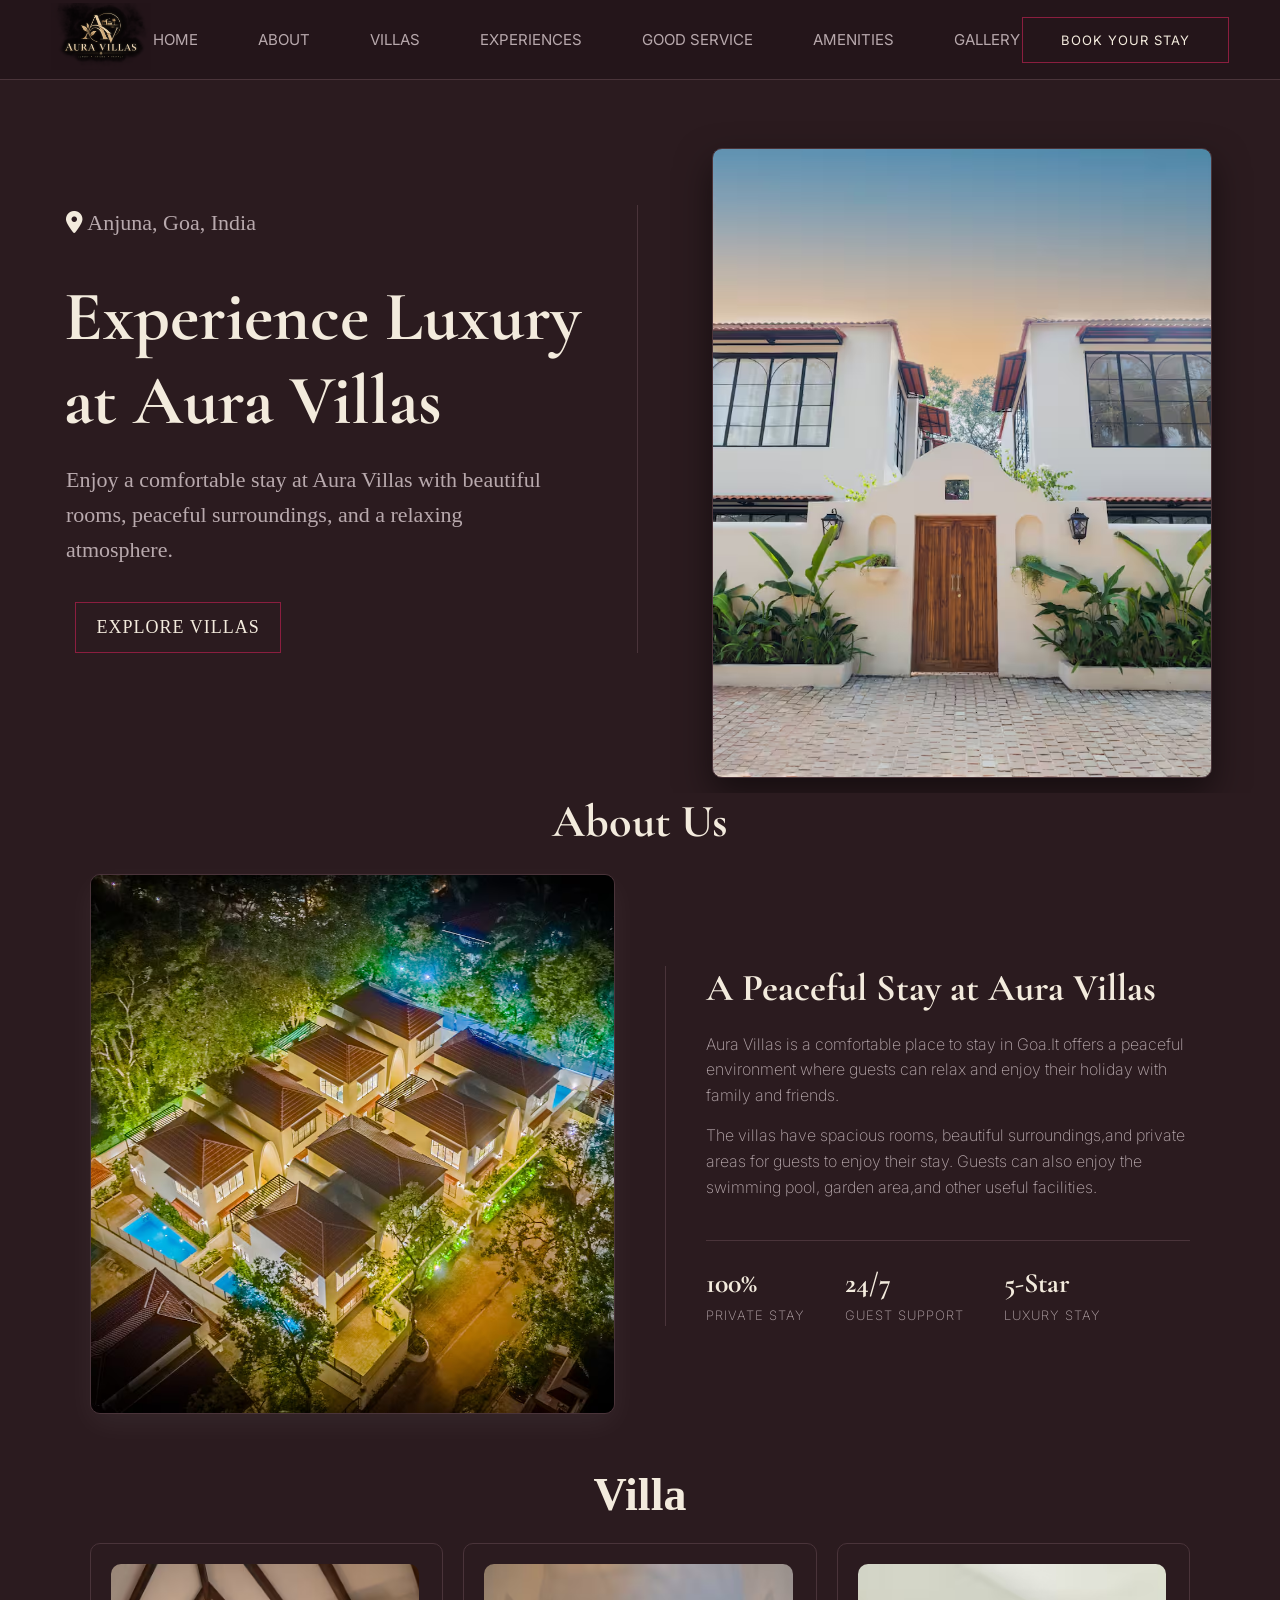
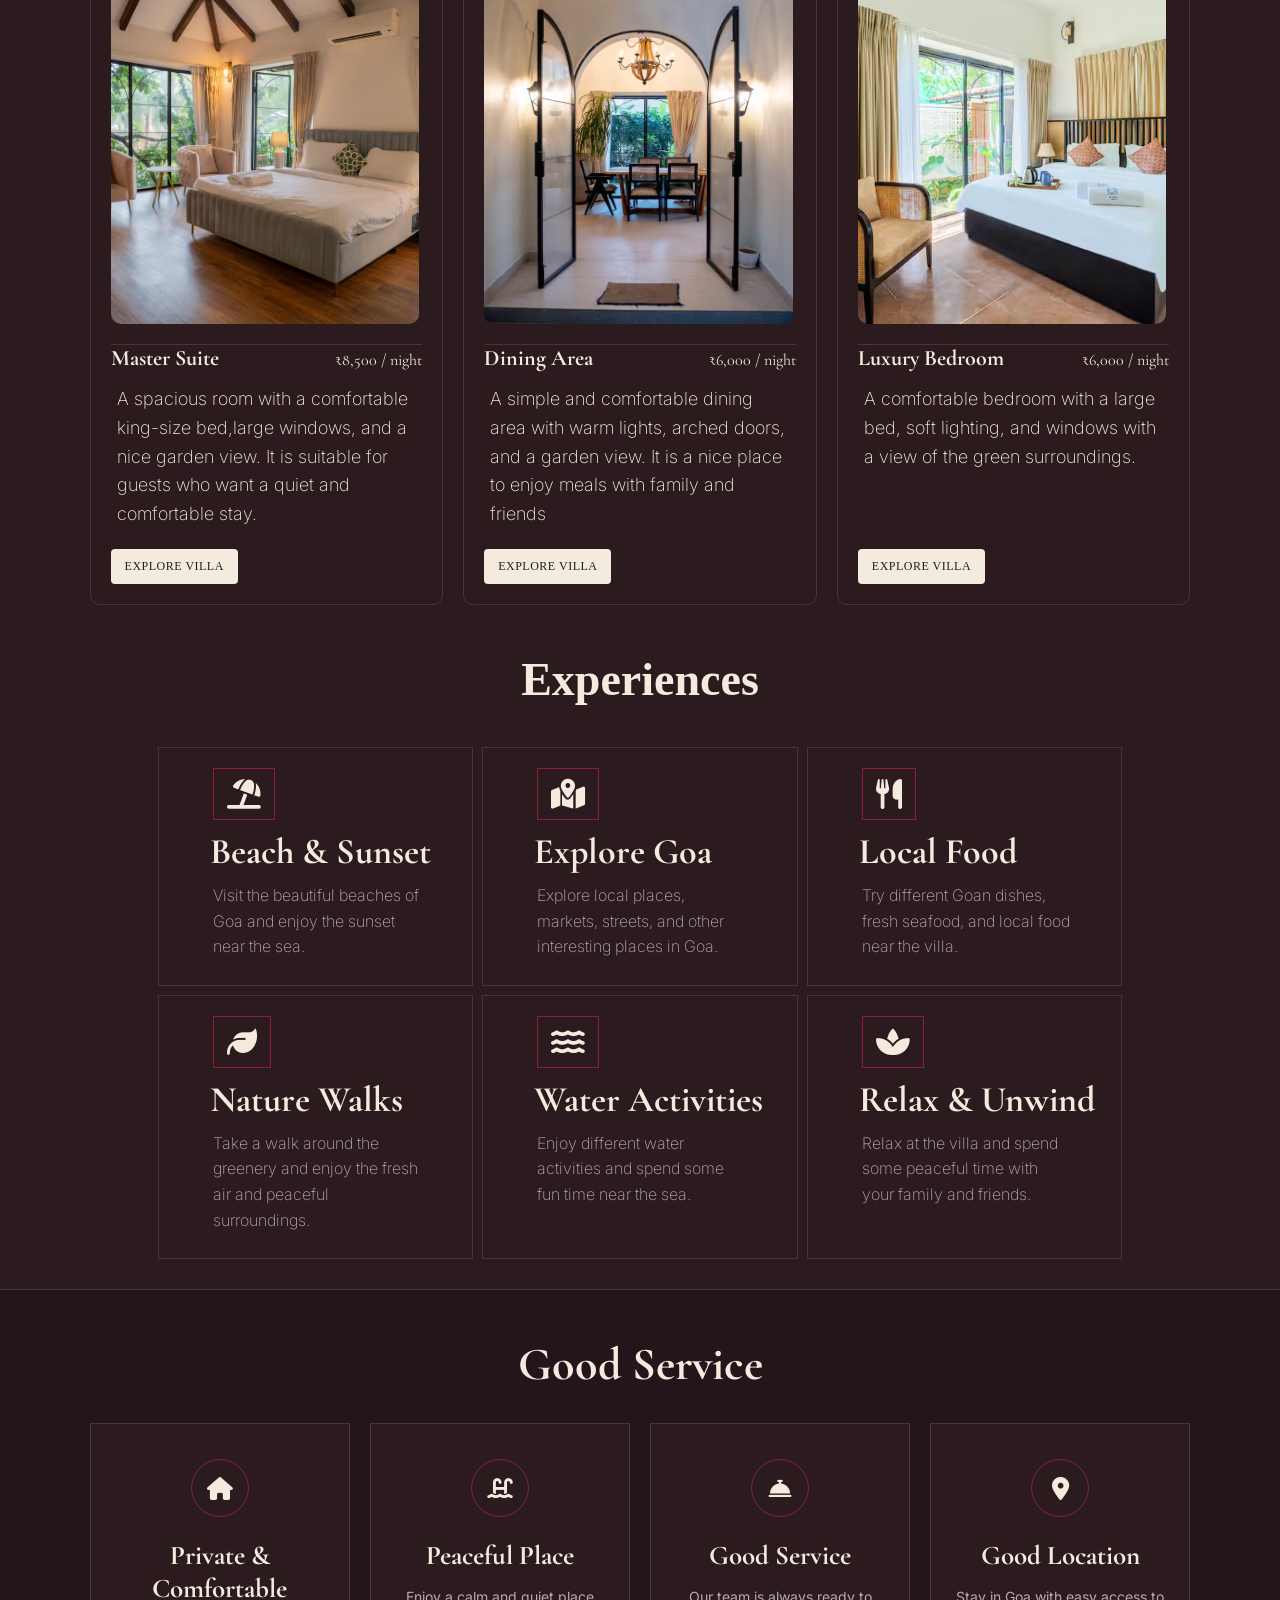
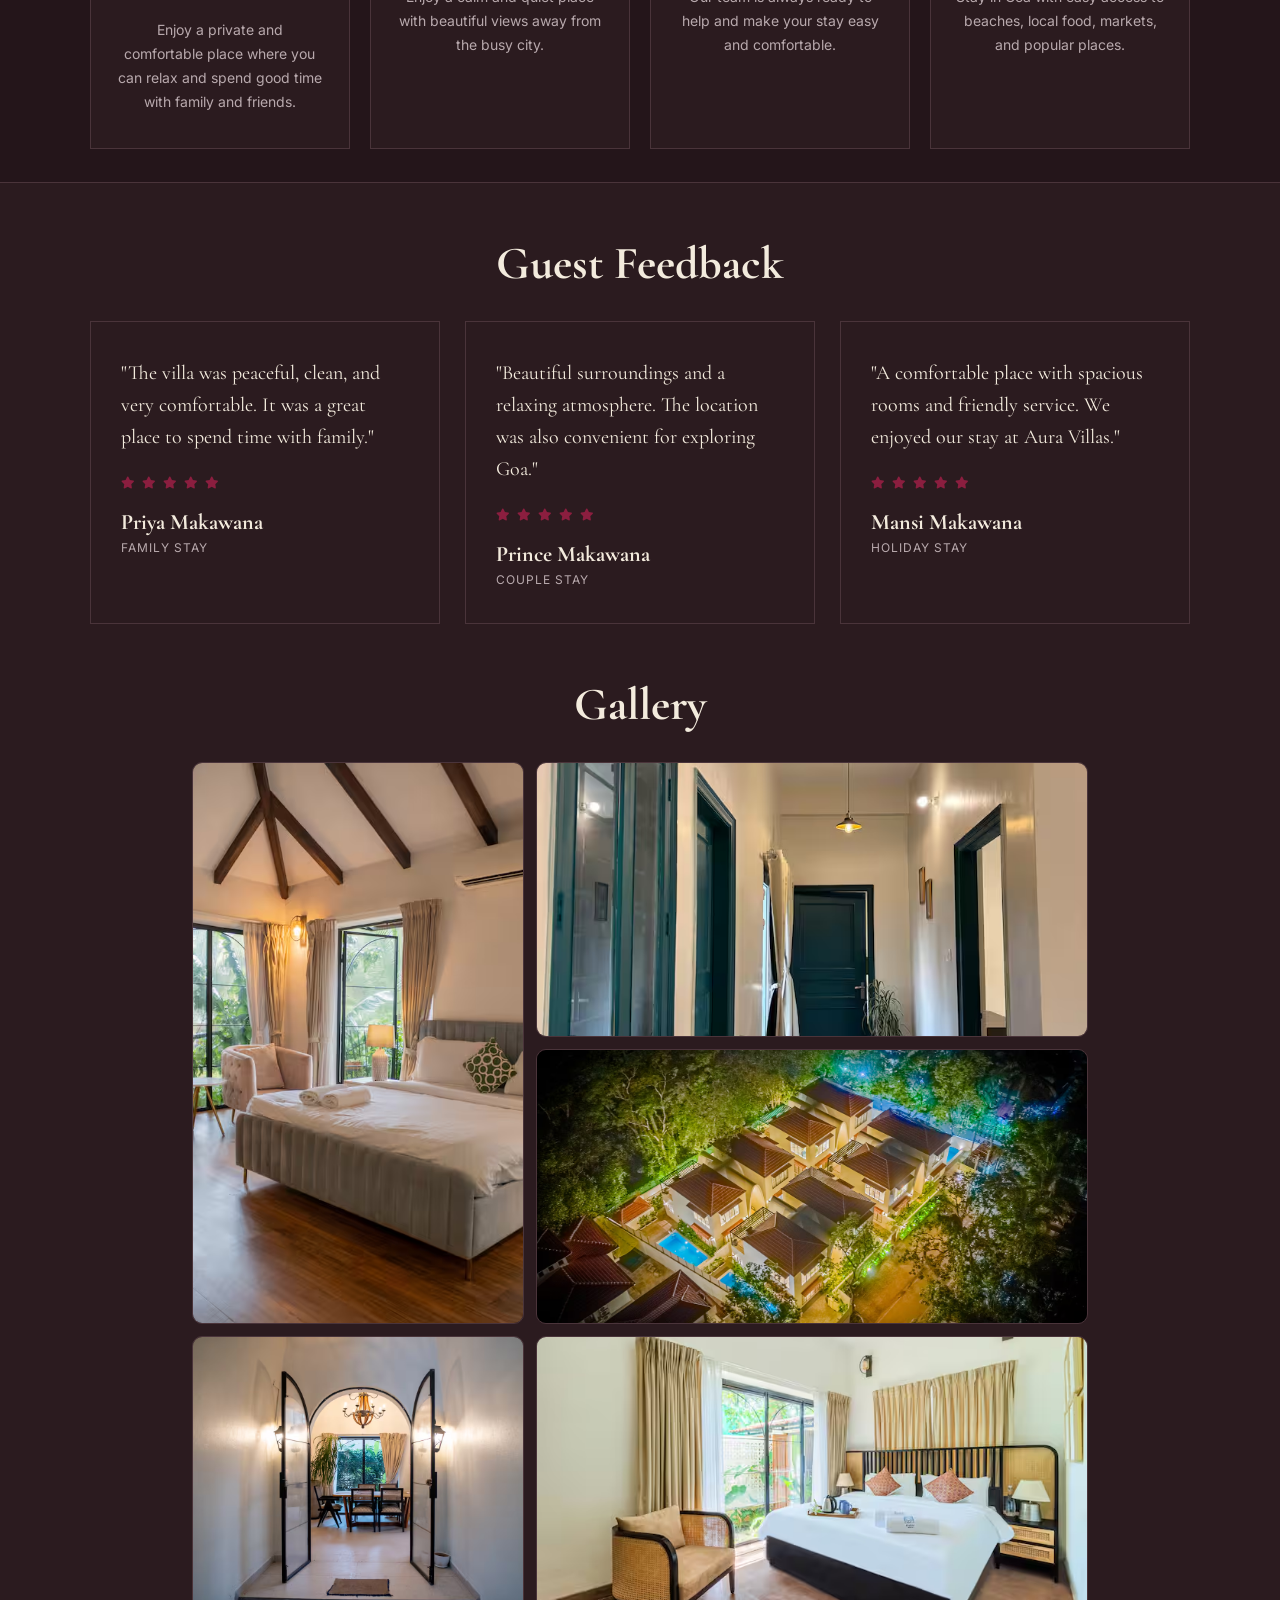
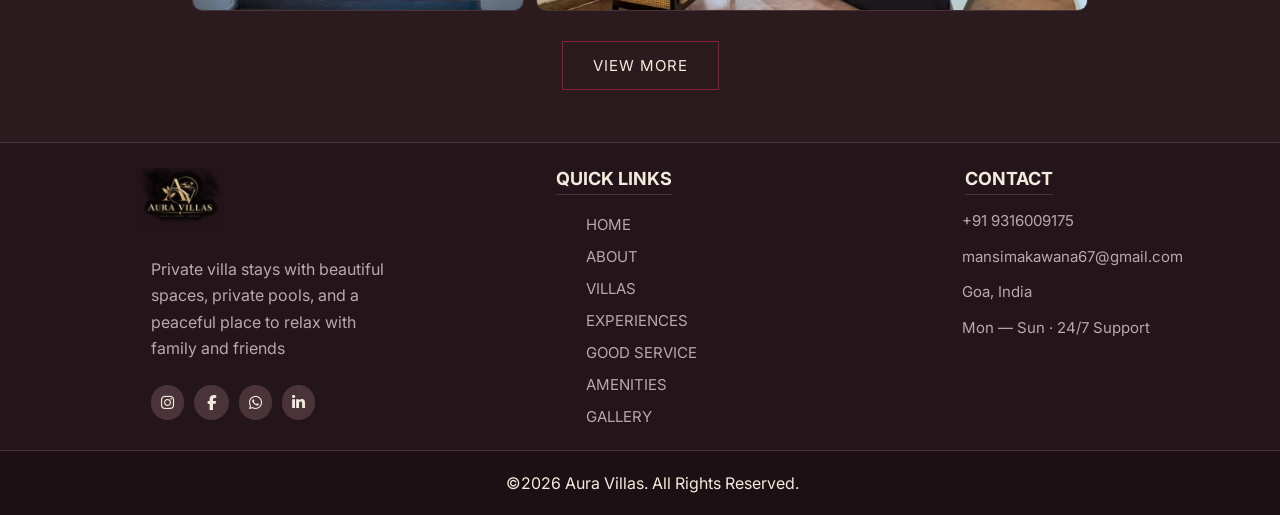
<file: index.html>
<!DOCTYPE html>
<html lang="en">

<head>
    <meta charset="UTF-8">
    <meta name="viewport" content="width=device-width, initial-scale=1.0">
    <link
        href="https://fonts.googleapis.com/css2?family=Cormorant+Garamond:wght@400;500;600;700&family=Inter:wght@400;500;600;700&family=JetBrains+Mono:wght@400;500;600;700&display=swap"
        rel="stylesheet">
    <link rel="stylesheet" href="https://cdnjs.cloudflare.com/ajax/libs/font-awesome/6.7.2/css/all.min.css">
    <link rel="stylesheet" href="css/style.css">
    <title>Aura Villas | Luxury Private Villas & Stays in Goa</title>
</head>

<body>

    <header>
        <div><img src="image/logo.png" alt="vliias" class="logo"></div>
        <nav>
            <a href="#home">Home</a>
            <a href="#about">About</a>
            <a href="#villa">Villas</a>
            <a href="#experiences">Experiences</a>
            <a href="#used1">Good Service</a>
            <a href="#amenities">Amenities</a>
            <a href="#gallery">Gallery</a>

        </nav>
        <a href="booking.html" class="btn">Book your stay</a>
    </header>
    <!-- ======================home=========================== -->

    <section class="home" id="home">
        <div class="con1">
            <div class="left">
                <div class="loca">
                    <p><i class="fa-solid fa-location-dot"></i> Anjuna, Goa, India</p>
                </div>
                <!-- <p>You</p> -->
                <h1>Experience Luxury at Aura Villas</h1>
                <p>Enjoy a comfortable stay at Aura Villas with beautiful rooms, peaceful surroundings, and a relaxing
                    atmosphere.</p>
                <a class="btn-button" href="#villa">Explore villas</a>
            </div>
            <div class="hero-img"></div>
        </div>
    </section>
    <!-- =======================about============= -->
    <section id="about" class="about-section">
        <h2>About Us</h2>
        <div class="about-container">
            <div class="about-img-box">
                <img src="image/img2.avif" alt="About Aura Villas">
            </div>
            <div class="about-text">


                <h3>A Peaceful Stay at Aura Villas</h3>

                <p>Aura Villas is a comfortable place to stay in Goa.It offers a peaceful environment where guests can
                    relax and enjoy their holiday with family and friends.</p>

                <p>The villas have spacious rooms, beautiful surroundings,and private areas for guests to enjoy their
                    stay.
                    Guests can also enjoy the swimming pool, garden area,and other useful facilities.</p>

                <div class="about-stats">
                    <div class="stat-item">
                        <h4>100%</h4>
                        <p>Private Stay</p>
                    </div>
                    <div class="stat-item">
                        <h4>24/7</h4>
                        <p>Guest Support</p>
                    </div>
                    <div class="stat-item">
                        <h4>5-Star</h4>
                        <p>Luxury Stay</p>
                    </div>
                </div>
            </div>

        </div>
    </section>

    <!-- =========== villas========================= -->

    <section id="villa" class="villa">
        <h2>Villa</h2>

        <div class="crad-con">
            <div class="room-card">
                <img src="image/img1.jpg" alt="vliias">
                <div class="room-info">
                    <div class="mer" style="display: flex; gap:60px;">
                        <h3>Master Suite</h3>
                        <span class="price">₹8,500 / night</span>


                    </div>
                    <p>A spacious room with a comfortable king-size bed,large windows, and a nice garden view. It is
                        suitable for guests who want a quiet and comfortable stay.</p>
                    <a class="explore_villas" href="explore_room1.html">Explore villa</a>
                </div>
            </div>


            <div class="room-card">
                <img src="image/img3.avif" alt="vliias">
                <div class="room-info">
                    <div class="mer" style="display: flex; gap:64px;">
                        <h3>Dining Area</h3>
                        <span class="price">₹6,000 / night</span>

                    </div>

                    <p>A simple and comfortable dining area with warm lights,
                        arched doors, and a garden view.
                        It is a nice place to enjoy meals with family and friends</p>
                    <a class="explore_villas" href="explore_room2.html">Explore villa</a>
                </div>
            </div>

            <div class="room-card">
                <img src="image/img4.avif" alt="vliias">
                <div class="room-info">
                    <div class="mer">
                        <h3>Luxury Bedroom</h3>
                        <span class="price">₹6,000 / night</span>

                    </div>

                    <p>A comfortable bedroom with a large bed, soft lighting,
                        and windows with a view of the green surroundings.</p>

                    <a class="explore_villas" href="explore_room3.html">Explore villa</a>
                </div>
            </div>
        </div>
    </section>

    <!-- =========experiences======= -->
    <section id="experiences">
        <h2>Experiences</h2>
        <div class="exper-btn">

            <div class="detail-btn">
                <i class="fa-solid fa-umbrella-beach"></i>
                <h3>Beach & Sunset</h3>
                <p>Visit the beautiful beaches of Goa and enjoy the sunset near the sea.</p>
            </div>

            <div class="detail-btn">


                <i class="fa-solid fa-map-location-dot"></i>
                <h3>Explore Goa</h3>
                <p>Explore local places, markets, streets, and other interesting places in Goa.</p>
            </div>


            <div class="detail-btn">
                <i class="fa-solid fa-utensils"></i>


                <h3>Local Food</h3>
                <p>Try different Goan dishes, fresh seafood, and local food near the villa.</p>
            </div>
            <div class="detail-btn">
                <i class="fa-solid fa-leaf"></i>
                <h3>Nature Walks</h3>

                <p>Take a walk around the greenery and enjoy the fresh air and peaceful surroundings.</p>
            </div>

            <div class="detail-btn">
                <i class="fa-solid fa-water"></i>


                <h3>Water Activities</h3>
                <p>Enjoy different water activities and spend some fun time near the sea.</p>
            </div>

            <div class="detail-btn">
                <i class="fa-solid fa-spa"></i>
                <h3>Relax & Unwind</h3>
                <p>Relax at the villa and spend some peaceful time with your family and friends.</p>
            </div>


        </div>
    </section>
    <!-- ===================== -->

    <section id="used1" class="used1">
        <h2>Good Service</h2>

        <div class="con-way">

            <div class="why-card">
                <i class="fa-solid fa-house"></i>
                <h3>Private & Comfortable</h3>
                <p>
                    Enjoy a private and comfortable place where you can relax
                    and spend good time with family and friends.
                </p>
            </div>

            <div class="why-card">
                <i class="fa-solid fa-water-ladder"></i>
                <h3>Peaceful Place</h3>
                <p>
                    Enjoy a calm and quiet place with beautiful views
                    away from the busy city.
                </p>
            </div>

            <div class="why-card">
                <i class="fa-solid fa-concierge-bell"></i>
                <h3>Good Service</h3>
                <p>
                    Our team is always ready to help and make your stay
                    easy and comfortable.
                </p>
            </div>

            <div class="why-card">
                <i class="fa-solid fa-location-dot"></i>
                <h3>Good Location</h3>
                <p>
                    Stay in Goa with easy access to beaches, local food,
                    markets, and popular places.
                </p>
            </div>

        </div>
    </section>


    <!-- ================== -->

    <section id="amenities" class="reviews">
        <h2>Guest Feedback</h2>

        <div class="review-con">

            <div class="review-card">


                <p>"The villa was peaceful, clean, and very comfortable.
                    It was a great place to spend time with family."</p>
                <div class="stars">
                    <i class="fa-solid fa-star"></i>
                    <i class="fa-solid fa-star"></i>
                    <i class="fa-solid fa-star"></i>
                    <i class="fa-solid fa-star"></i>
                    <i class="fa-solid fa-star"></i>
                </div>

                <h3>Priya Makawana</h3>
                <span>Family Stay</span>
            </div>


            <div class="review-card">


                <p> "Beautiful surroundings and a relaxing atmosphere.
                    The location was also convenient for exploring Goa."</p>

                <div class="stars">
                    <i class="fa-solid fa-star"></i>
                    <i class="fa-solid fa-star"></i>
                    <i class="fa-solid fa-star"></i>
                    <i class="fa-solid fa-star"></i>
                    <i class="fa-solid fa-star"></i>
                </div>

                <h3>Prince Makawana</h3>
                <span>Couple Stay</span>
            </div>


            <div class="review-card">


                <p>"A comfortable place with spacious rooms and friendly
                    service. We enjoyed our stay at Aura Villas."</p>

                <div class="stars">
                    <i class="fa-solid fa-star"></i>
                    <i class="fa-solid fa-star"></i>


                    <i class="fa-solid fa-star"></i>
                    <i class="fa-solid fa-star"></i>
                    <i class="fa-solid fa-star"></i>
                </div>

                <h3>Mansi Makawana</h3>
                <span>Holiday Stay</span>
            </div>

        </div>
    </section>
    <!-- ===========gallery============ -->
    <section id="gallery">
        <h2>Gallery</h2>
        <div class="gallery-con">
            <div class="gallery-card gallery-large">
                <img class="gallery-image" src="image/img1.jpg" alt="vliias">


            </div>
            <div class="gallery-card ">
                <img class="gallery-image" src="image/img8.avif" alt="vliias">
            </div>
            <div class="gallery-card">
                <img class="gallery-image" src="image/img2.avif" alt="vliias">
            </div>
            <div class="gallery-card ">
                <img class="gallery-image" src="image/img3.avif" alt="vliias">
            </div>
            <div class="gallery-card">
                <img class="gallery-image" src="image/img4.avif" alt="vliias">
            </div>


            <div class="gallery-card more-img">
                <img class="gallery-image" src="image/img5.avif" alt="vliias">
            </div>
            <div class="gallery-card more-img">
                <img class="gallery-image" src="image/img6.avif" alt="vliias">
            </div>
            <div class="gallery-card more-img">
                <img class="gallery-image" src="image/img7.avif" alt="vliias">
            </div>
            <div class="gallery-card more-img">
                <img class="gallery-image" src="image/img8.avif" alt="vliias">
            </div>
            <div class="gallery-card more-img">
                <img class="gallery-image" src="image/img9.avif" alt="vliias">
            </div>
            <div class="gallery-card more-img">
                <img class="gallery-image" src="image/img10.avif" alt="vliias">
            </div>

        </div>

        <button id="viewMore" class="viewMore">View More</button>
        <div id="imageP">
            <span>&times;</span>
            <img id="popupImage">
        </div>
    </section>
    <!-- ================foote========== -->
    <footer class="site-footer">
        <div class="footer-container">

            <div class="footer-col">
                <img src="image/logo.png" alt="vliias" class="lo">


                <p
                    style="padding: 1% 0 0 10%; line-height:1.65; font-size: 16px; width: 70%;text-align: start;margin: 0 23%;text-align: start;">
                    Private villa stays with beautiful spaces, private pools, and a peaceful place to relax with family
                    and friends</p>

                <div class="icon">
                    <a href="#"><i class="fa-brands fa-instagram"></i></a>
                    <a href="#" style="padding: 10px 13px;"><i class="fa-brands fa-facebook-f"></i></a>
                    <a href="#"><i class="fa-brands fa-whatsapp"></i></a>
                    <a href="#"><i class="fa-brands fa-linkedin-in"></i></a>
                </div>
            </div>

            <div class="footer-col">
                <h4>Quick Links</h4>

                <nav class="nav">
                    <a href="#home">Home</a>
                    <a href="#about">About</a>
                    <a href="#villa">Villas</a>
                    <a href="#experiences">Experiences</a>
                    <a href="#used1">Good Service</a>
                    <a href="#amenities">Amenities</a>
                    <a href="#gallery">Gallery</a>

                </nav>
            </div>

            <div class="footer-col">
                <h4>Contact</h4>

                <p style="padding-top: 13px;"> +91 9316009175</p>
                <p> mansimakawana67@gmail.com</p>
                <p> Goa, India</p>
                <p>Mon — Sun · 24/7 Support</p>
            </div>
        </div>

        <div class="footer-bottom">
            <p>&copy;2026 Aura Villas. All Rights Reserved.</p>
        </div>
    </footer>

    <script src="js/script.js"></script>
</body>

</html>
</file>
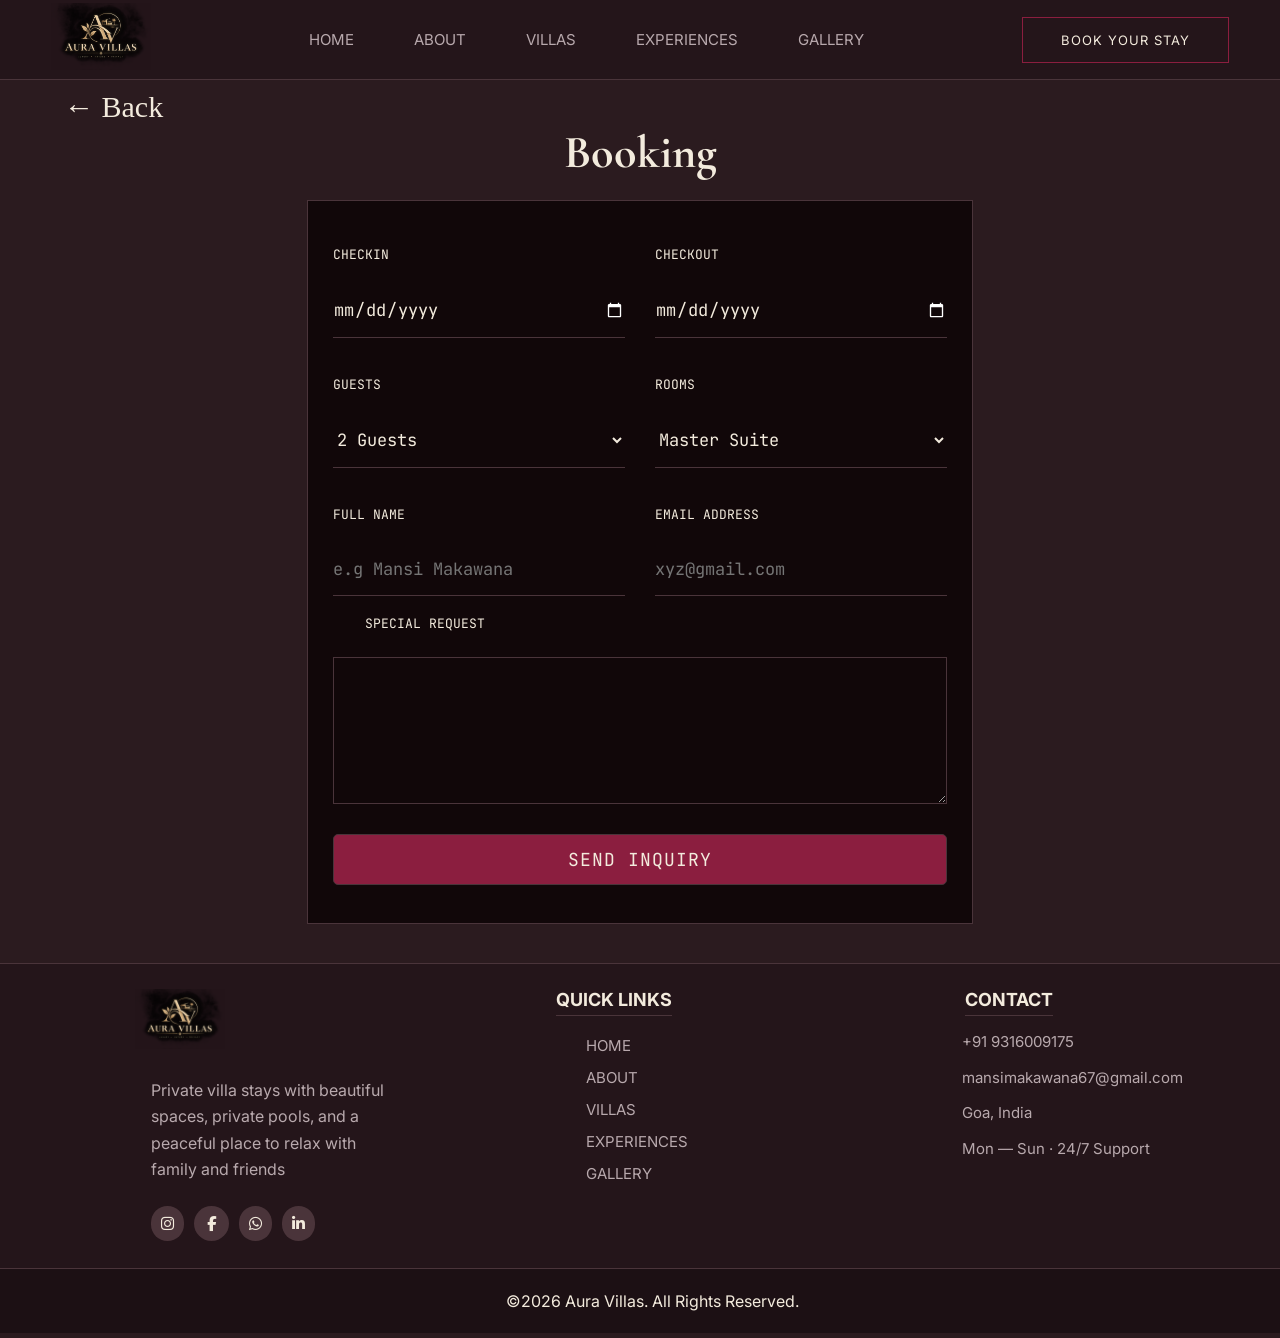
<file: booking.html>
<!DOCTYPE html>
<html lang="en">

<head>
    <meta charset="UTF-8">
    <meta name="viewport" content="width=device-width, initial-scale=1.0">
    <link
        href="https://fonts.googleapis.com/css2?family=Cormorant+Garamond:wght@400;500;600;700&family=Inter:wght@400;500;600;700&family=JetBrains+Mono:wght@400;500;600;700&display=swap"
        rel="stylesheet">
    <link rel="stylesheet" href="https://cdnjs.cloudflare.com/ajax/libs/font-awesome/6.7.2/css/all.min.css">
    <link rel="stylesheet" href="css/style.css">
    <title>Document</title>
    <style>
        * {
            box-sizing: border-box;
        }

        body {
            background-color: var(--color4);
            overflow-x: hidden;
            margin: 0;
            padding: 0;
        }





        #booking h2 {
            width: 100%;
            font-size: 46px;
            padding: 0px 0 8px 0px;
            text-align: center;
            font-family: var(--serif);
        }

        .book-btn {
            border: 1px solid var(--color3);
            width: 52%;
            max-width: 800px;
            background-color: #110709;
            margin: 1% auto 3% auto;
            padding: 7px 25px 7px 25px;
        }


        .con-btn {
            width: 100%;
            font-family: var(--mono);
            background-color: #110709;
        }

        .form-btn {
            background-color: #110709;
            display: grid;
            grid-template-columns: 1fr 1fr;
            width: 100%;
            gap: 5%;
            margin: 38px 0 0 0;
            text-transform: uppercase;
        }

        .form-group {
            background-color: #110709;
            display: flex;
            gap: 20px;

            flex-direction: column;
            font-size: 13px;
            width: 100%;
        }

        .form-group input {
            background-color: #110709;
            border: none;
            padding: 15px 0;
            width: 100%;


            font-family: var(--mono);
            border-bottom: 1px solid var(--color3);
            font-size: 17px;
            color: var(--color5);
        }

        input[type="date"]::-webkit-calendar-picker-indicator {
            filter: invert(1);
            cursor: pointer;
        }

        .form-group label {
            background-color: #110709;
            color: var(--color5);
        }

        .form-group input:hover {
            outline: none;
            border-bottom: 1px solid var(--color1);
        }

        .form-group select {
            background-color: #110709;
            border: none;
            border-bottom: 1px solid var(--color3);
            padding: 15px 0;


            font-family: var(--mono);
            width: 100%;
            font-size: 17px;
            color: var(--color5);
        }

        .form-group select:hover {
            outline: none;
            border-bottom: 1px solid var(--color1);
        }

        .form-group input:-webkit-autofill,
        .form-group input:-webkit-autofill:hover,
        .form-group input:-webkit-autofill:focus {
            -webkit-text-fill-color: var(--color5);
            -webkit-box-shadow: 0 0 0px 1000px #110709 inset;
        }

        .form-group .sp {
            background-color: #110709;
            margin-right: 5%;
            font-size: 13px;
        }

        #request {
            background-color: #110709;
            padding: 15px;
            width: 100%;
            font-size: 20px;
            margin-left: 0;
            border: none;
            border: 1px solid var(--color3);
            color: var(--color5);
            resize: vertical;
        }

        #request:hover {
            border: 1px solid var(--color1);
        }

        .form-group button {
            text-decoration: none;
            display: flex;
            margin: 5% 0 0 0;
            padding: 13px 30px;
            text-align: center;
            width: 100%;
            justify-content: center;
            font-size: 18px;
            margin-bottom: 5%;
            font-family: var(--mono);


            text-transform: uppercase;
            letter-spacing: 1px;
            border: 1px solid var(--color3);
            background-color: var(--color1);
            color: var(--color5);
            border-radius: 5px;
            transition: all 0.3s ease-in-out;
            cursor: pointer;
        }

        .form-group button:hover {
            color: var(--color5);
            border-color: var(--color5);

            transform: translateY(-3px);
            box-shadow: 0 10px 25px rgba(129, 5, 38, 0.4);
        }

        .back-btn1 {
            font-size: 30px;
            margin: 7% 5% 0 5%;
        }

        .back-btn1 .back {
            text-decoration: none;
            color: var(--color5);
            /* text-align: center; */
            transition: all 0.3s ease-in-out;
        }


        .back-btn1 .back:hover {
            transform: translateY(-1px);
            color: var(--color1);
        }

        @media (max-width:1200px) {
            .back-btn1 {
                /* font-size: 30px; */
                margin: 10% 5% 0 5%;
            }
        }

        @media (max-width: 768px) {
            .book-btn {
                width: 90%;
                margin: 5% auto;
                padding: 15px;
            }

            .form-btn {
                grid-template-columns: 1fr;
                gap: 20px;
                margin: 20px 0 0 0;
            }

            #booking h2 {
                font-size: 32px;
                /* padding-top: 9%; */
            }

            header {
                flex-direction: column;
                gap: 15px;
                text-align: center;
            }

            header nav {
                justify-content: center;
            }

            .back-btn1 {
                /* font-size: 30px; */
                margin: 16% 5% 0 5%;
            }
        }

        @media (max-width:700px) {
            .back-btn1 {
                /* font-size: 30px; */
                margin: 18% 5% 0 5%;
            }
        }

        @media (max-width:615px) {
            .back-btn1 {
                /* font-size: 30px; */
                margin: 23% 5% 0 5%;
            }
        }

        @media (max-width:400px) {
            .back-btn1 {
                /* font-size: 30px; */
                margin: 28% 5% 0 5%;
            }
        }
    </style>
</head>

<body>

    <header>
        <div><img src="image/logo.png" alt="vliias" class="logo"></div>
        <nav>
            <a href="#home">Home</a>
            <a href="#about">about</a>
            <a href="#villa">Villas</a>
            <a href="#experiences">Experiences</a>
            <a href="#gallery">Gallery</a>

        </nav>
        <a href="#booking" class="btn">Book your stay</a>
    </header>
    <!-- ============================ -->

    <section id="booking">
        <!-- <div class="back-btn1">
            <a href="index.html" class="back">←
                Back</a>
        </div> -->
        <div class="back-btn1">
            <a class="back" href="javascript:history.back()">←
                Back</a>
        </div>
        <h2>Booking</h2>
        <div class="book-btn">

            <form class="con-btn">
                <div class="form-btn">
                    <div class="form-group">
                        <label>checkIn</label>
                        <input type="date" id="checkin" name="checkin">
                    </div>


                    <div class="form-group">
                        <label>checkOut</label>
                        <input type="date" id="checkout" name="checkout">
                    </div>
                </div>


                <div class="form-btn">
                    <div class="form-group">
                        <label>guests</label>
                        <select id="guests">
                            <option>1 Guest</option>
                            <option selected>2 Guests</option>
                            <option>3 Guests</option>
                            <option>4 Guests</option>
                        </select>
                    </div>

                    <div class="form-group">
                        <label>rooms</label>
                        <select id="rooms">
                            <option value="master">Master Suite</option>
                            <option value="dining">Dining Area</option>
                            <option value="luxury">Luxury Bedroom</option>
                        </select>
                    </div>
                </div>


                <div class="form-group">
                    <div class="form-btn">
                        <div class="form-group">
                            <label>Full Name</label>
                            <label><input id="name" type="text" placeholder="e.g Mansi Makawana"></label>
                        </div>

                        <div class="form-group">
                            <label>Email Address</label>
                            <label><input id="mail" type="text" placeholder="xyz@gmail.com"></label>
                        </div>
                    </div>
                </div>
                <div class="form-group">
                    <label style="margin: 3% 0px 5px 32px; font-size: 13px; text-transform: uppercase;">Special
                        Request</label>
                    <textarea id="request" rows="5"></textarea>
                </div>
                <div class="form-group">
                    <button type="submit">Send Inquiry</button>
                </div>

            </form>
        </div>

    </section>
    <!-- ======================================= -->
    <footer class="site-footer">
        <div class="footer-container">

            <div class="footer-col">
                <img src="image/logo.png" alt="vliias" class="lo">


                <p
                    style="padding: 1% 0 0 10%; line-height:1.65; font-size: 16px; width: 70%;text-align: start;margin: 0 23%;text-align: start;">
                    Private villa stays with beautiful spaces, private pools, and a peaceful place to relax with family
                    and friends</p>
                <div class="icon">
                    <a href="#"><i class="fa-brands fa-instagram"></i></a>
                    <a href="#" style="padding: 10px 13px;"><i class="fa-brands fa-facebook-f"></i></a>
                    <a href="#"><i class="fa-brands fa-whatsapp"></i></a>
                    <a href="#"><i class="fa-brands fa-linkedin-in"></i></a>
                </div>
            </div>

            <div class="footer-col">
                <h4>Quick Links</h4>

                <nav class="nav">
                    <a href="#home">Home</a>
                    <a href="#about">about</a>
                    <a href="#villa">Villas</a>
                    <a href="#experiences">Experiences</a>
                    <a href="#gallery">Gallery</a>

                </nav>
            </div>

            <div class="footer-col">
                <h4>Contact</h4>

                <p style="padding-top: 13px;"> +91 9316009175</p>
                <p> mansimakawana67@gmail.com</p>
                <p> Goa, India</p>
                <p>Mon — Sun · 24/7 Support</p>
            </div>
        </div>

        <div class="footer-bottom">
            <p>&copy;2026 Aura Villas. All Rights Reserved.</p>
        </div>
    </footer>

    <script src="script.js"></script>
</body>

</html>
</file>
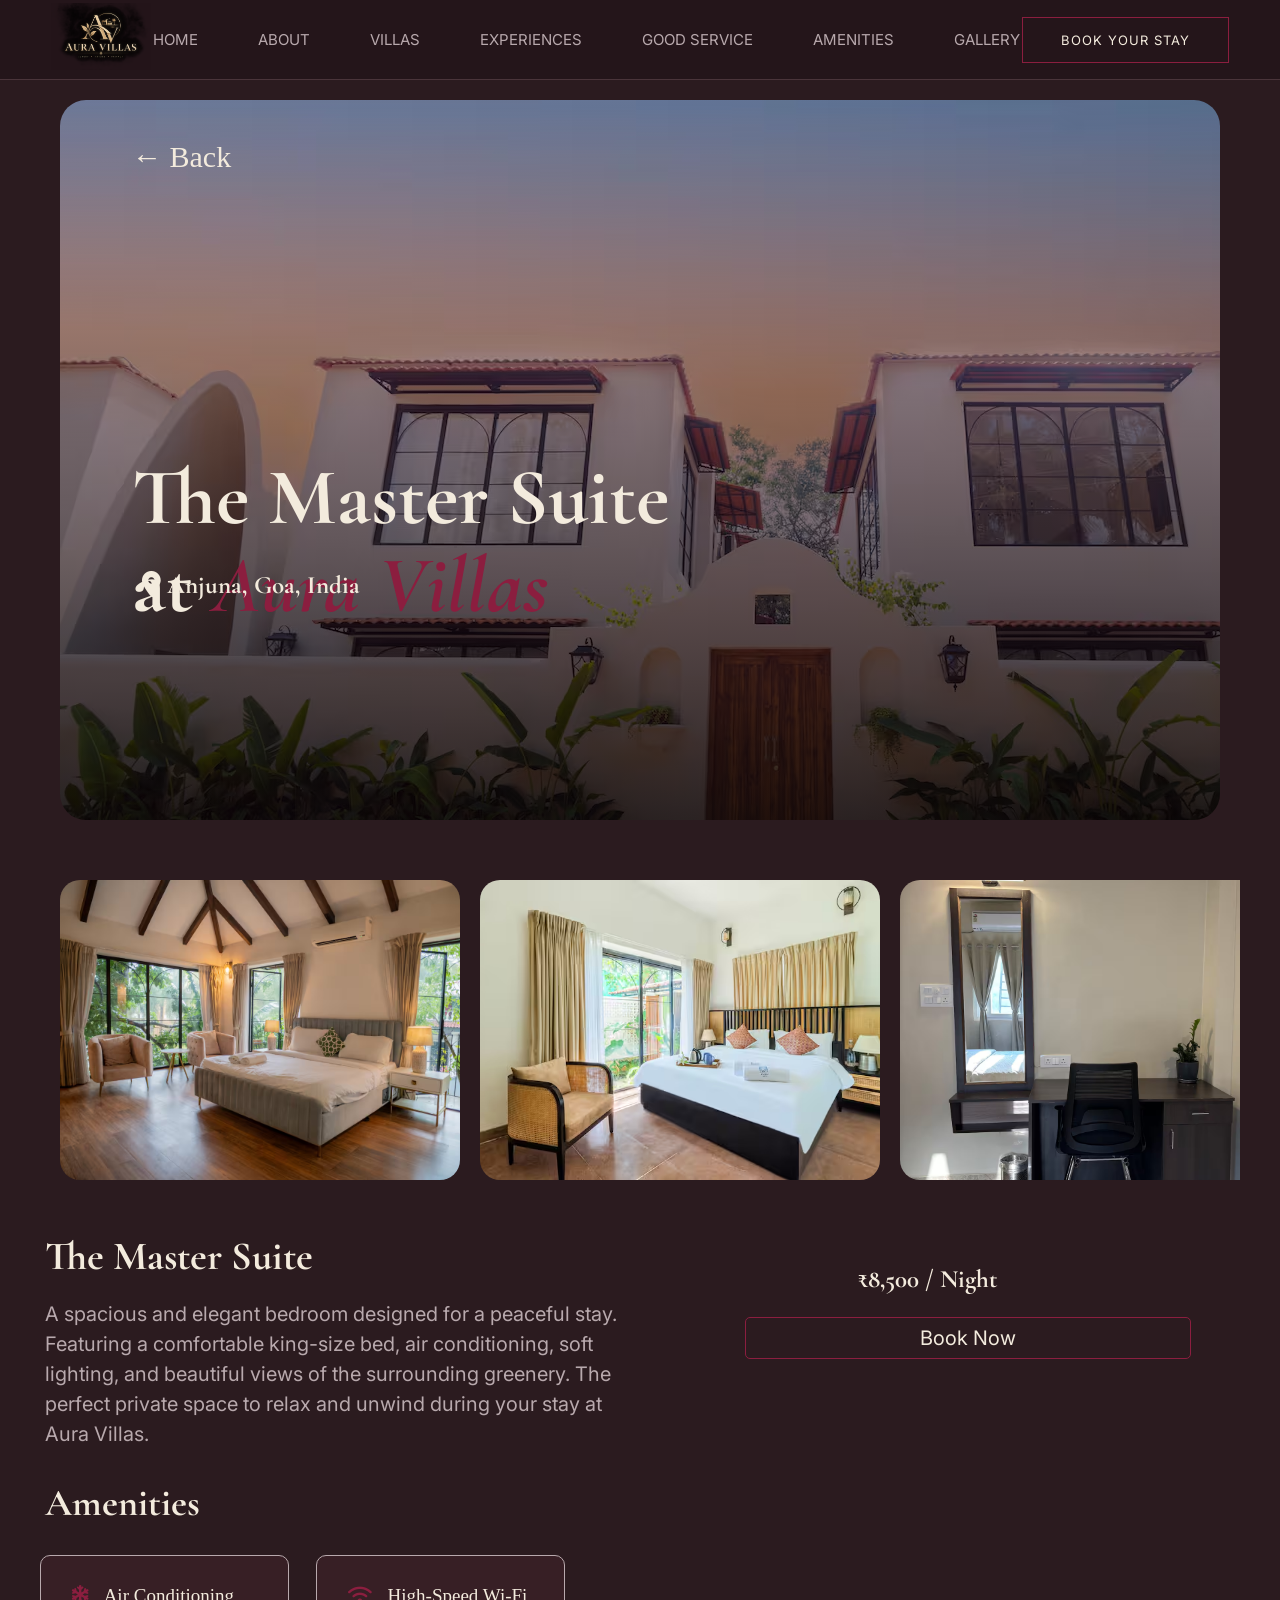
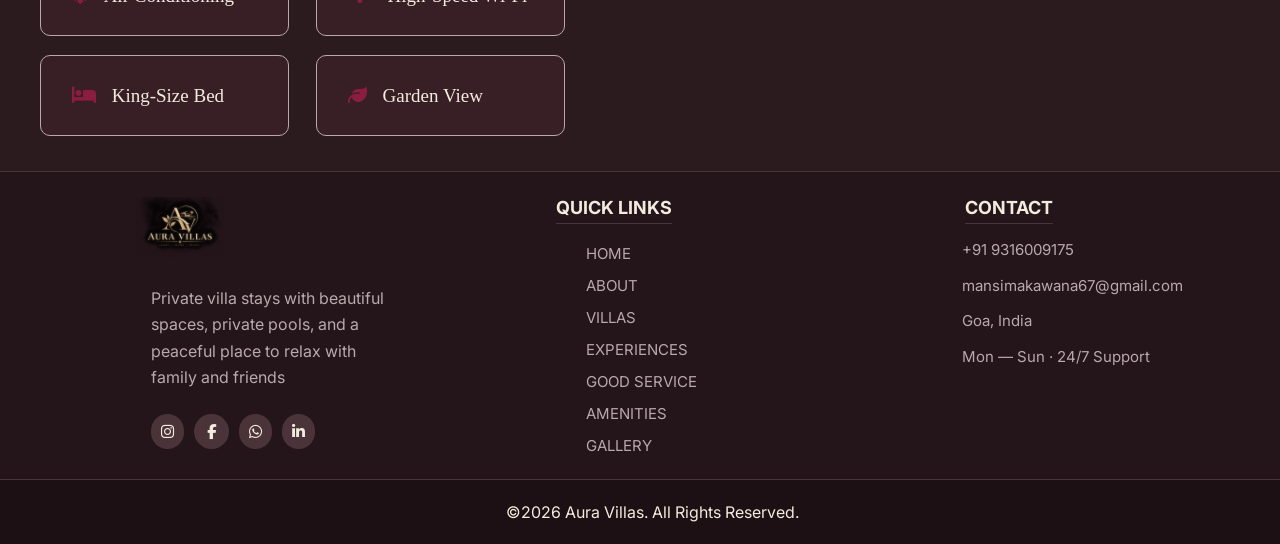
<file: explore_room1.html>
<!DOCTYPE html>
<html lang="en">

<head>
    <meta charset="UTF-8">
    <meta name="viewport" content="width=device-width, initial-scale=1.0">
    <link
        href="https://fonts.googleapis.com/css2?family=Cormorant+Garamond:wght@400;500;600;700&family=Inter:wght@400;500;600;700&family=JetBrains+Mono:wght@400;500;600;700&display=swap"
        rel="stylesheet">
    <link rel="stylesheet" href="https://cdnjs.cloudflare.com/ajax/libs/font-awesome/6.7.2/css/all.min.css">
    <link rel="stylesheet" href="css/style.css">
    <title>Document</title>
    <style>
        body {
            background-color: var(--color4);
        }

        #home1 {
            height: 80vh;
            background-size: cover;
            background-position: center bottom;
            background-repeat: no-repeat;
            margin: 100px 60px 30px 60px;
            border-radius: 26px;
            background: linear-gradient(180deg,
                    rgba(129, 5, 38, .20),
                    rgba(10, 2, 4, .82)), url(image/img1.avif);
            padding: 80px 72px;
            position: relative;

        }

        #home1 h1 {
            font-size: 80px;
            font-family: var(--serif);
            line-height: 1.1;
            position: absolute;
            bottom: 190px;
            width: 48%;
            color: var(--color5);

        }

        #home1 h1 span {
            color: var(--color1);
            font-style: italic;

        }

        .loca {
            position: relative;
            transition: all 0.4s ease-in-out;
        }

        .loca:hover {

            transform: translateY(-1px);
        }

        .loca p {
            position: absolute;
            top: 390px;
            color: var(--color5);
            font-family: var(--serif);
            font-weight: 700;

            font-size: 25px;
            left: 10px;
            transition: all 0.4s ease-in-out;
            letter-spacing: 1;

        }

        .loca p:hover {
            color: var(--color1);
            transform: translateY(-1px);
        }

        .loca i {
            transition: all 0.4s ease-in-out;
        }

        .loca i:hover {
            color: var(--color5);
            color: var(--color1);
            transform: translateY(-1px);
        }

        .back-btn1 {
            color: var(--color4);
            position: relative;
            font-size: 30px;

        }

        .back-btn1 .back {
            position: absolute;
            top: -40px;
            text-decoration: none;
            transition: all 0.3s ease-in-out;
        }

        .back-btn1 .back:hover {
            transform: translateY(-1px);
            color: var(--color1);
        }

        .img-btn {
            display: flex;
            gap: 20px;
            margin: 0 40px;
            overflow-x: auto;
            padding: 30px 20px 20px;
        }


        .img-btn::-webkit-scrollbar,
        .image-strip::-webkit-scrollbar {
            height: 6px;
        }

        .img-btn::-webkit-scrollbar-thumb,
        .image-strip::-webkit-scrollbar-thumb {
            background: var(--color1);
            border-radius: 10px;
        }

        .img-btn::-webkit-scrollbar-track,
        .image-strip::-webkit-scrollbar-track {
            background: rgba(0, 0, 0, 0.05);
            border-radius: 10px;
        }

        .img-btn img {
            width: 400px;
            height: 300px;
            flex: 0 0 400px;
            object-fit: cover;
            border-radius: 20px;
            transition: transform 0.5s ease, filter 0.3s ease;

        }


        .img-btn img:hover {
            transform: scale(1.06);
        }

        .main {
            display: grid;
            grid-template-columns: 1fr 1fr;
            width: 100%;
        }

        .par {
            width: 100%;
        }

        .par h2 {
            font-size: 40px;
            margin: 5% 7% 0 7%;

            font-family: var(--serif);
            font-weight: 700;
        }

        .par p {
            /* width: 50%; */
            margin: 3% 0% 2% 7%;

            font-size: 20px;
            line-height: 1.5;
            color: var(--color6);
            font-weight: 400;
            font-family: var(--sans);
            /* margin: 5%; */
        }

        .par h3 {
            margin: 5% 7% 0 7%;
            font-family: var(--serif);
            font-size: 38px;
            line-height: 1.2;
            color: var(--color5);
            margin-bottom: 20px;
        }

        ul {
            margin: 0 5%;
            display: grid;
            grid-template-columns: 1fr 1fr;
            list-style: none;

            width: 541px;
            gap: 2%;
            /* padding: 30px 30px; */
            font-size: 30px;
            padding-bottom: 30px;

        }

        ul li {
            color: var(--color5);
            padding: 20px 20px;
            border-radius: 10px;
            font-size: 19px;
            margin: 3%;
            background-color: #371f25;
            border: 1px solid var(--color2);
            transition: transform 0.4s ease, background-color 0.4s ease, border-color 0.4s ease;
        }

        ul li:hover {
            background-color: var(--color8);
            border: 1px solid var(--color1);
            transform: scale(1.02);
        }

        .ic {
            /* border: 1px solid var(--color1); */
            padding: 10px 11px;
            border-radius: 4px;
            color: var(--color1);
        }

        .book {
            width: 100%;
            margin-left: 14%;
        }

        .book div {
            font-weight: 700;
            font-family: var(--serif);
            font-size: 25px;
            margin: 10% 0% 5% 20%;
        }

        .book a {
            text-decoration: none;
            font-family: var(--sans);
            border: 1px solid var(--color1);
            border-radius: 5px;
            padding: 8px 174px;
            margin: 5% 15px;
            font-size: 20px;
            transition: all 0.3s ease-in-out;
        }

        .book a:hover {
            color: var(--color5);
            border-color: var(--color5);
            transform: translateY(-3px);
            background-color: var(--color1);
            box-shadow: 0 10px 25px rgba(129, 5, 38, 0.4);
        }


        * {
            box-sizing: border-box;
        }

        html,
        body {
            width: 100%;
            overflow-x: hidden;
        }



        @media (max-width: 1024px) {


            /* header {
                width: 100%;
                padding: 0 25px;
            }

            header nav {
                gap: 25px;
            }

            header nav a {
                font-size: 13px;
            } */

            /* header .btn {
                padding: 10px 18px;
                font-size: 11px;
            } */


            #home1 {
                height: 60vh;
                margin: 90px 25px 25px;
                padding: 40px;
                display: flex;
                flex-direction: column;
                justify-content: flex-end;
            }

            #home1 h1 {
                position: static;
                width: 70%;
                font-size: 60px;
                line-height: 1;
                margin: 0;
            }

            .back-btn1 {
                position: absolute;
                top: 25px;
                left: 30px;
            }

            .back-btn1 .back {
                position: static;
                font-size: 22px;
            }

            .loca p {
                position: static;
                margin: 15px 0 0;
                font-size: 19px;
            }

            .img-btn {
                margin: 0 20px;
                gap: 15px;
                padding: 30px 10px 20px;
            }

            .img-btn img {
                width: 330px;
                height: 250px;
                flex: 0 0 330px;
            }


            .main {
                grid-template-columns: 1fr;
            }

            .par {
                width: 100%;
            }

            .par h2 {
                font-size: 40px;
            }

            .par p {
                font-size: 18px;
            }

            ul {
                width: auto;
                margin: 0 7%;
            }


            .book {
                width: 74%;
                padding-bottom: 50px;
            }

            .book div {
                text-align: center;
                margin: 20px 0;
            }

            .book a {
                display: block;
                width: 60%;
                margin: 20px auto;
                padding: 12px;
                text-align: center;
            }
        }



        @media (max-width: 600px) {
            #home1 h1 {
                font-size: 36px;

            }

            .main {
                display: flex;
                flex-direction: column;
                width: 100%;
            }

            .par {
                width: 100%;
            }

            .par h2,
            .par p,
            .par h3 {
                margin-left: 7%;
                margin-right: 7%;
            }

            .par p {
                width: auto;
                font-size: 16px;
                line-height: 1.6;
            }

            ul {
                width: auto;
                margin: 0 7%;
                padding: 0 0 25px;
                grid-template-columns: 1fr;
            }

            ul li {
                margin: 0;
                width: 100%;
            }

            .book {
                width: 72%;
                padding: 10px 7% 50px;
                display: flex;
                flex-direction: column;
                align-items: center;
            }

            .book div {
                width: 100%;
                margin: 10px 0 20px;
                text-align: center;
                font-size: 24px;
            }

            .book a {
                display: block;
                width: 100%;
                max-width: 350px;
                margin: 0;
                padding: 13px 20px;
                text-align: center;
                font-size: 17px;
            }

            .img-btn {
                margin: 0 10px;
                gap: 12px;
                padding: 20px 5px;
            }

            .img-btn img {
                width: calc(100vw - 50px);
                height: 230px;
                flex: 0 0 calc(100vw - 50px);
                object-fit: cover;
            }
        }



        @media (max-width: 400px) {

            #home1 {
                height: 45vh;
                min-height: 380px;
                margin: 89px 10px 15px;
                padding: 20px;
            }

            /* #home1 h1 {
                font-size: 36px;

            } */

            .loca p {
                font-size: 14px;
            }

            .back-btn1 {
                left: 20px;
                top: 18px;
            }

            .back-btn1 .back {
                font-size: 16px;
            }

            .img-btn img {
                width: calc(100vw - 40px);
                height: 200px;
                flex: 0 0 calc(100vw - 40px);
            }

            .par h2 {
                font-size: 30px;
            }

            .par h3 {
                font-size: 27px;
            }

            .book a {
                width: 90%;
            }
        }
    </style>
</head>

<body>
    <header>
        <div><img src="image/logo.png" alt="vliias" class="logo"></div>
        <nav>
            <a href="index.html">Home</a>
            <a href="index.html">About</a>
            <a href="index.html">Villas</a>
            <a href="index.html">Experiences</a>
            <a href="index.html">Good Service</a>
            <a href="index.html">Amenities</a>
            <a href="index.html">Gallery</a>


        </nav>
        <a href="booking.html" class="btn">Book your stay</a>
    </header>
    <section id="home1">

        <div class="back-btn1">
            <a href="index.html" class="back">←
                Back</a>
        </div>
        <div>
            <h1>The Master Suite at <span>Aura Villas</span></h2>

        </div>

        <div class="loca">
            <p><i class="fa-solid fa-location-dot"></i> Anjuna, Goa, India</p>
        </div>
    </section>



    <!-- =====================room1================= -->
    <section class="room1" id="room-btn">
        <div class="details">
            <div class="img-btn">
                <img src="image/img1.jpg" alt="vliias">
                <img src="image/img4.avif" alt="vliias">
                <img src="image/img6.avif" alt="vliias">
                <img src="image/img3.avif" alt="vliias">
                <img src="image/img8.avif" alt="vliias">
            </div>
        </div>
    </section>

    <section class="main">
        <div class="par">
            <h2>The Master Suite</h2>
            <p>
                A spacious and elegant bedroom designed for a peaceful stay.
                Featuring a comfortable king-size bed, air conditioning, soft
                lighting, and beautiful views of the surrounding greenery.
                The perfect private space to relax and unwind during your stay
                at Aura Villas.
            </p>
            <h3>Amenities</h3>

            <ul>
                <li>
                    <i class="fa-solid fa-snowflake ic"></i> Air Conditioning
                </li>
                <li>
                    <i class="fa-solid fa-wifi ic"></i> High-Speed Wi-Fi
                </li>
                <li>
                    <i class="fa-solid fa-bed ic"></i> King-Size Bed
                </li>
                <li>
                    <i class="fa-solid fa-leaf ic"></i> Garden View
                </li>
            </ul>
        </div>

        <div class="book">

            <div>
                ₹8,500 <span>/ Night</span>
            </div>

            <a href="booking.html?room=master">
                Book Now
            </a>
        </div>
    </section>


    <!-- =================footer====================== -->
    <footer class="site-footer">
        <div class="footer-container">

            <div class="footer-col">
                <img src="image/logo.png" alt="vliias" class="lo">


                <p
                    style="padding: 1% 0 0 10%; line-height:1.65; font-size: 16px; width: 70%;text-align: start;margin: 0 23%;text-align: start;">
                    Private villa stays with beautiful spaces, private pools, and a peaceful place to relax with family
                    and friends</p>
                <div class="icon">
                    <a href="#"><i class="fa-brands fa-instagram"></i></a>
                    <a href="#" style="padding: 10px 13px;"><i class="fa-brands fa-facebook-f"></i></a>
                    <a href="#"><i class="fa-brands fa-whatsapp"></i></a>
                    <a href="#"><i class="fa-brands fa-linkedin-in"></i></a>
                </div>
            </div>

            <div class="footer-col">
                <h4>Quick Links</h4>

                <nav class="nav">
                    <a href="index.html">Home</a>
                    <a href="index.html">About</a>
                    <a href="index.html">Villas</a>
                    <a href="index.html">Experiences</a>
                    <a href="index.html">Good Service</a>
                    <a href="index.html">Amenities</a>
                    <a href="index.html">Gallery</a>

                </nav>
            </div>

            <div class="footer-col">
                <h4>Contact</h4>

                <p style="padding-top: 13px;"> +91 9316009175</p>
                <p> mansimakawana67@gmail.com</p>
                <p> Goa, India</p>
                <p>Mon — Sun · 24/7 Support</p>
            </div>
        </div>

        <div class="footer-bottom">
            <p>&copy;2026 Aura Villas. All Rights Reserved.</p>
        </div>
    </footer>
    <script src="js/script.js"></script>
</body>

</html>
</file>
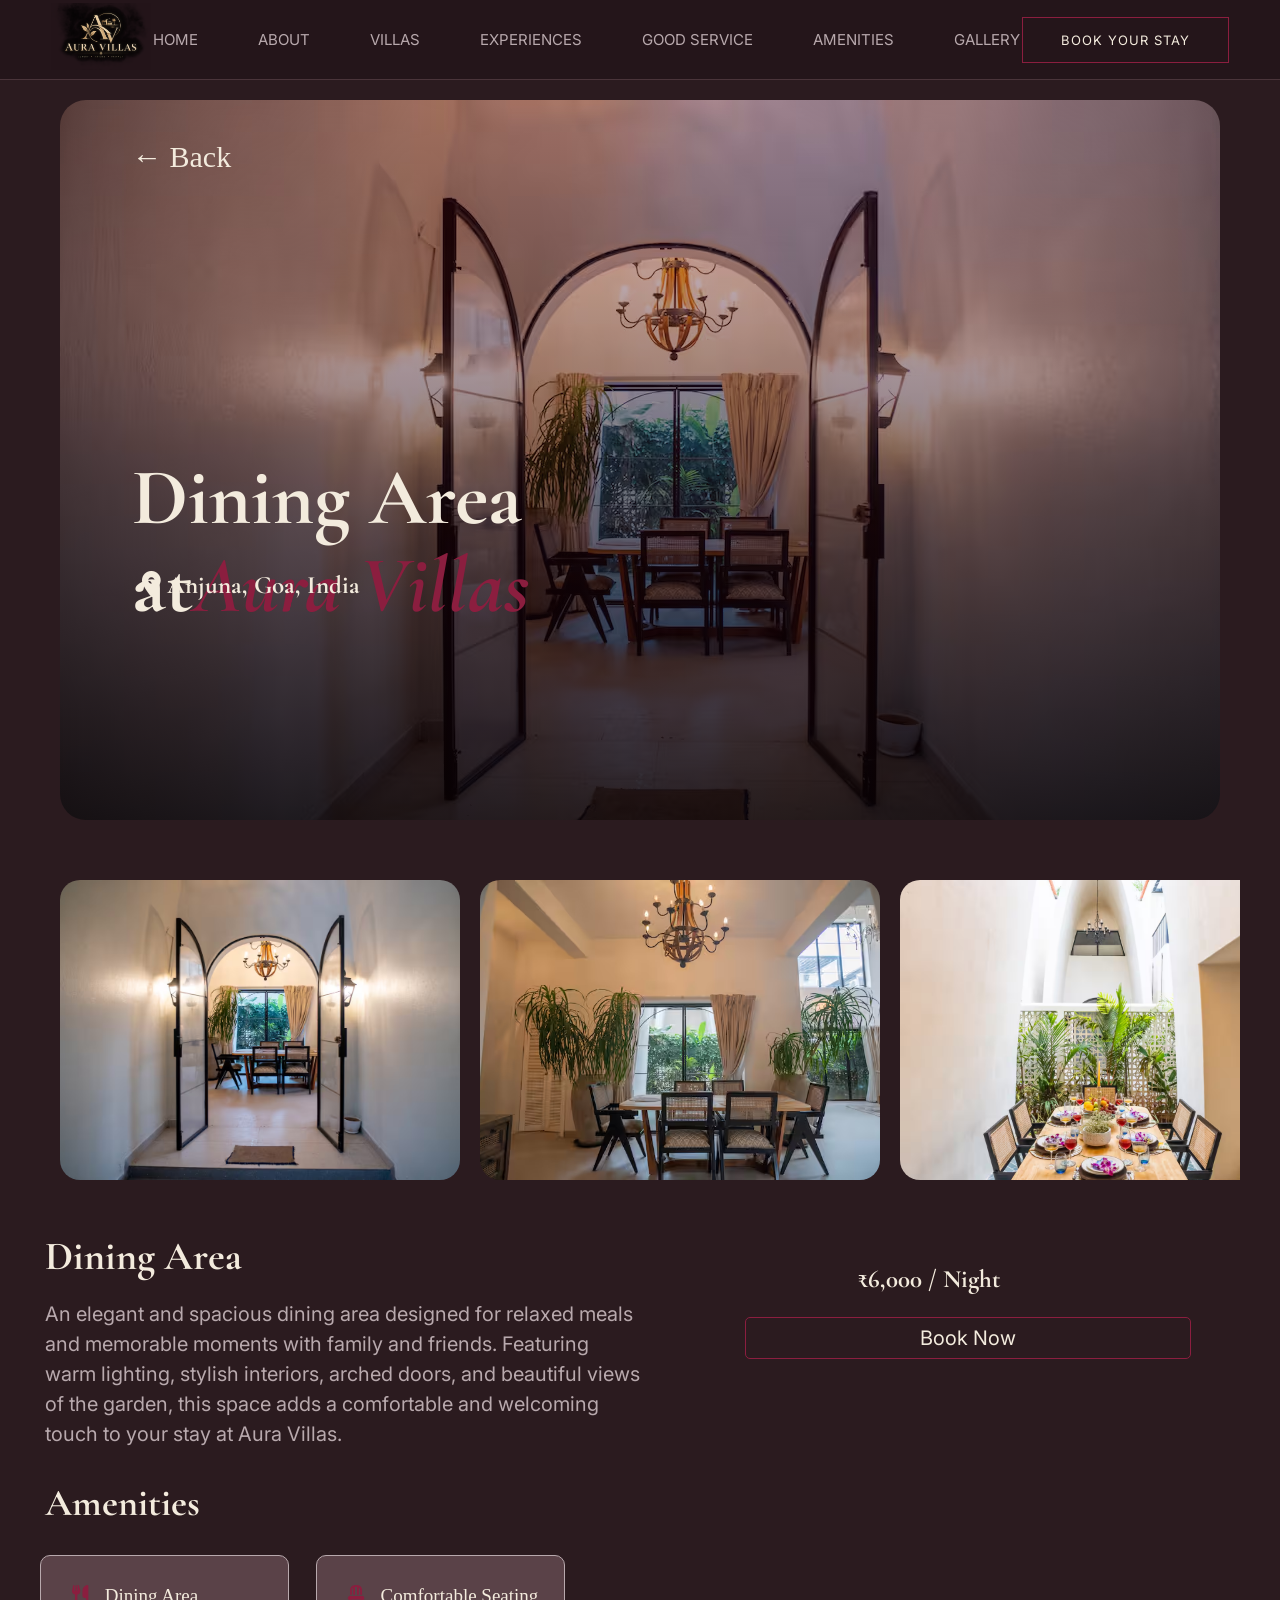
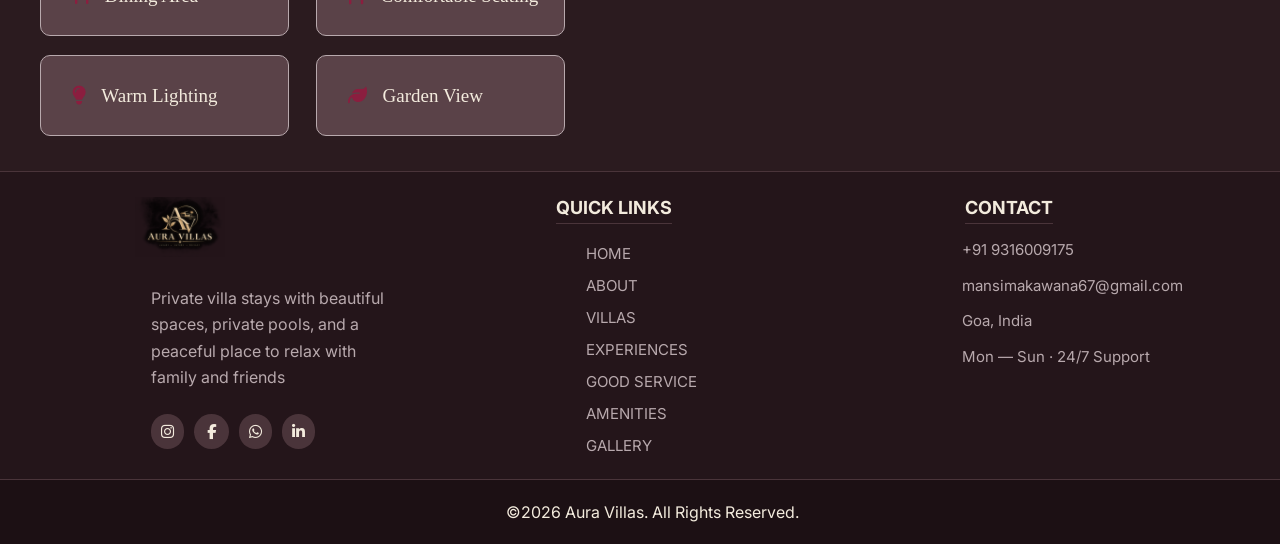
<file: explore_room2.html>
<!DOCTYPE html>
<html lang="en">

<head>
    <meta charset="UTF-8">
    <meta name="viewport" content="width=device-width, initial-scale=1.0">
    <link
        href="https://fonts.googleapis.com/css2?family=Cormorant+Garamond:wght@400;500;600;700&family=Inter:wght@400;500;600;700&family=JetBrains+Mono:wght@400;500;600;700&display=swap"
        rel="stylesheet">
    <link rel="stylesheet" href="https://cdnjs.cloudflare.com/ajax/libs/font-awesome/6.7.2/css/all.min.css">
    <link rel="stylesheet" href="css/style.css">
    <title>Document</title>
    <style>
        body {
            background-color: var(--color4);
        }

        #home1 {
            height: 80vh;
            background-size: cover;
            background-position: center bottom;
            background-repeat: no-repeat;
            margin: 100px 60px 30px 60px;
            border-radius: 26px;
            background: linear-gradient(180deg,
                    rgba(129, 5, 38, .20),
                    rgba(10, 2, 4, .82)), url(image/img3.avif);
            padding: 80px 72px;
            position: relative;

        }

        #home1 h1 {
            font-size: 80px;
            font-family: var(--serif);
            line-height: 1.1;
            position: absolute;
            bottom: 190px;
            width: 48%;
            color: var(--color5);

        }

        #home1 h1 span {
            color: var(--color1);
            font-style: italic;

        }

        .loca {
            position: relative;
            transition: all 0.4s ease-in-out;
        }

        .loca:hover {

            transform: translateY(-1px);
        }

        .loca p {
            position: absolute;
            top: 390px;
            color: var(--color5);
            font-family: var(--serif);
            font-weight: 700;

            font-size: 25px;
            left: 10px;
            transition: all 0.4s ease-in-out;
            letter-spacing: 1;

        }

        .loca p:hover {
            color: var(--color1);
            transform: translateY(-1px);
        }

        .loca i {
            transition: all 0.4s ease-in-out;
        }

        .loca i:hover {
            color: var(--color5);
            color: var(--color1);
            transform: translateY(-1px);
        }

        .back-btn1 {
            color: var(--color4);
            position: relative;
            font-size: 30px;

        }

        .back-btn1 .back {
            position: absolute;
            top: -40px;
            text-decoration: none;
            transition: all 0.3s ease-in-out;
        }

        .back-btn1 .back:hover {
            transform: translateY(-1px);
            color: var(--color1);
        }

        .img-btn {
            display: flex;
            gap: 20px;
            margin: 0 40px;
            overflow-x: auto;
            padding: 30px 20px 20px;
        }



        .img-btn::-webkit-scrollbar,
        .image-strip::-webkit-scrollbar {
            height: 6px;
        }

        .img-btn::-webkit-scrollbar-thumb,
        .image-strip::-webkit-scrollbar-thumb {
            background: var(--color1);
            border-radius: 10px;
        }

        .img-btn::-webkit-scrollbar-track,
        .image-strip::-webkit-scrollbar-track {
            background: rgba(0, 0, 0, 0.05);
            border-radius: 10px;
        }

        .img-btn img {
            width: 400px;
            height: 300px;
            flex: 0 0 400px;
            object-fit: cover;
            border-radius: 20px;
            transition: transform 0.5s ease, filter 0.3s ease;
        }


        .img-btn img:hover {
            transform: scale(1.06);
        }

        .main {
            display: grid;
            grid-template-columns: 1fr 1fr;
            width: 100%;
        }

        .par {
            width: 100%;
        }

        .par h2 {
            font-size: 40px;
            margin: 5% 7% 0 7%;

            font-family: var(--serif);
            font-weight: 700;
        }

        .par p {
            /* width: 50%; */
            margin: 3% 0% 2% 7%;

            font-size: 20px;
            line-height: 1.5;
            color: var(--color6);
            font-weight: 400;
            font-family: var(--sans);
            /* margin: 5%; */
        }

        .par h3 {
            margin: 5% 7% 0 7%;
            font-family: var(--serif);
            font-size: 38px;
            line-height: 1.2;
            color: var(--color5);
            margin-bottom: 20px;
        }

        ul {
            margin: 0 5%;
            display: grid;
            grid-template-columns: 1fr 1fr;
            list-style: none;

            width: 541px;
            gap: 2%;
            /* padding: 30px 30px; */
            font-size: 30px;
            padding-bottom: 30px;

        }

        ul li {
            color: var(--color5);
            padding: 20px 20px;
            border-radius: 10px;
            font-size: 19px;
            margin: 3%;
            background-color: #5A4248;
            border: 1px solid var(--color2);
            transition: transform 0.4s ease, background-color 0.4s ease, border-color 0.4s ease;
        }

        ul li:hover {
            background-color: var(--color8);
            border: 1px solid var(--color1);
            transform: scale(1.02);
        }

        .ic {
            /* border: 1px solid var(--color1); */
            padding: 10px 11px;
            border-radius: 4px;
            color: var(--color1);
        }

        .book {
            width: 100%;
            margin-left: 14%;
        }

        .book div {
            font-weight: 700;
            font-family: var(--serif);
            font-size: 25px;
            margin: 10% 0% 5% 20%;
        }

        .book a {
            text-decoration: none;
            font-family: var(--sans);
            border: 1px solid var(--color1);
            border-radius: 5px;
            padding: 8px 174px;
            margin: 5% 15px;
            font-size: 20px;
            transition: all 0.3s ease-in-out;
        }

        .book a:hover {
            color: var(--color5);
            border-color: var(--color5);
            transform: translateY(-3px);
            background-color: var(--color1);
            box-shadow: 0 10px 25px rgba(129, 5, 38, 0.4);
        }


        * {
            box-sizing: border-box;
        }

        html,
        body {
            width: 100%;
            overflow-x: hidden;
        }



        @media (max-width: 1024px) {

            /* {
                width: 100%;
                padding: 0 25px;
            }

            header nav {
                gap: 25px;
            }

            header nav a {
                font-size: 13px;
            } */

            /* header .btn {
                padding: 10px 18px;
                font-size: 11px;
            } */


            #home1 {
                height: 60vh;
                margin: 90px 25px 25px;
                padding: 40px;
                display: flex;
                flex-direction: column;
                justify-content: flex-end;
            }

            #home1 h1 {
                position: static;
                width: 70%;
                font-size: 60px;
                line-height: 1;
                margin: 0;
            }

            .back-btn1 {
                position: absolute;
                top: 25px;
                left: 30px;
            }

            .back-btn1 .back {
                position: static;
                font-size: 22px;
            }

            .loca p {
                position: static;
                margin: 15px 0 0;
                font-size: 19px;
            }


            .img-btn {
                margin: 0 20px;
                gap: 15px;
                padding: 30px 10px 20px;
            }

            .img-btn img {
                width: 330px;
                height: 250px;
                flex: 0 0 330px;
            }


            .main {
                grid-template-columns: 1fr;
            }

            .par {
                width: 100%;
            }

            .par h2 {
                font-size: 40px;
            }

            .par p {
                font-size: 18px;
            }

            ul {
                width: auto;
                margin: 0 7%;
            }


            .book {
                width: 74%;
                padding-bottom: 50px;
            }

            .book div {
                text-align: center;
                margin: 20px 0;
            }

            .book a {
                display: block;
                width: 60%;
                margin: 20px auto;
                padding: 12px;
                text-align: center;
            }
        }



        @media (max-width: 600px) {
            #home1 h1 {
                font-size: 36px;

            }

            .main {
                display: flex;
                flex-direction: column;
                width: 100%;
            }

            .par {
                width: 100%;
            }

            .par h2,
            .par p,
            .par h3 {
                margin-left: 7%;
                margin-right: 7%;
            }

            .par p {
                width: auto;
                font-size: 16px;
                line-height: 1.6;
            }

            ul {
                width: auto;
                margin: 0 7%;
                padding: 0 0 25px;
                grid-template-columns: 1fr;
            }

            ul li {
                margin: 0;
                width: 100%;
            }

            .book {
                width: 72%;
                padding: 10px 7% 50px;
                display: flex;
                flex-direction: column;
                align-items: center;
            }

            .book div {
                width: 100%;
                margin: 10px 0 20px;
                text-align: center;
                font-size: 24px;
            }

            .book a {
                display: block;
                width: 100%;
                max-width: 350px;
                margin: 0;
                padding: 13px 20px;
                text-align: center;
                font-size: 17px;
            }

            .img-btn {
                margin: 0 10px;
                gap: 12px;
                padding: 20px 5px;
            }

            .img-btn img {
                width: calc(100vw - 50px);
                height: 230px;
                flex: 0 0 calc(100vw - 50px);
                object-fit: cover;
            }
        }



        @media (max-width: 400px) {

            #home1 {
                height: 45vh;
                min-height: 380px;
                margin: 89px 10px 15px;
                padding: 20px;
            }

            /* #home1 h1 {
                font-size: 36px;

            } */

            .loca p {
                font-size: 14px;
            }

            .back-btn1 {
                left: 20px;
                top: 18px;
            }

            .back-btn1 .back {
                font-size: 16px;
            }

            .img-btn img {
                width: calc(100vw - 40px);
                height: 200px;
                flex: 0 0 calc(100vw - 40px);
            }

            .par h2 {
                font-size: 30px;
            }

            .par h3 {
                font-size: 27px;
            }

            .book a {
                width: 90%;
            }
        }
    </style>
</head>

<body>

    <header>
        <div><img src="image/logo.png" alt="vliias" class="logo"></div>
        <nav>
            <a href="index.html">Home</a>
            <a href="index.html">About</a>
            <a href="index.html">Villas</a>
            <a href="index.html">Experiences</a>
            <a href="index.html">Good Service</a>
            <a href="index.html">Amenities</a>
            <a href="index.html">Gallery</a>

        </nav>
        <a href="booking.html" class="btn">Book your stay</a>
    </header>
    <section id="home1">

        <div class="back-btn1">
            <a href="index.html" class="back">←
                Back</a>
        </div>
        <div>
            <h1>Dining Area at<span>Aura Villas</span></h2>

        </div>

        <div class="loca">
            <p><i class="fa-solid fa-location-dot"></i> Anjuna, Goa, India</p>
        </div>
    </section>



    <!-- =====================room1================= -->
    <section class="room1" id="room-btn">
        <div class="details">
            <div class="img-btn">
                <img src="image/img3.avif" alt="vliias">
                <img src="image/img12.avif" alt="vliias">
                <img src="image/img13.avif" alt="vliias">
                <img src="image/img8.avif" alt="vliias">
                <img src="image/img5_co.jpg" alt="vliias">
            </div>
        </div>
    </section>

    <section class="main">
        <div class="par">
            <h2>Dining Area</h2>
            <p>
                An elegant and spacious dining area designed for relaxed meals and
                memorable moments with family and friends. Featuring warm lighting,
                stylish interiors, arched doors, and beautiful views of the garden,
                this space adds a comfortable and welcoming touch to your stay at
                Aura Villas.
            </p>
            <h3>Amenities</h3>

            <ul>
                <li>
                    <i class="fa-solid fa-utensils ic"></i> Dining Area
                </li>

                <li>
                    <i class="fa-solid fa-chair ic"></i> Comfortable Seating
                </li>

                <li>
                    <i class="fa-solid fa-lightbulb ic"></i> Warm Lighting
                </li>

                <li>
                    <i class="fa-solid fa-leaf ic"></i> Garden View
                </li>
            </ul>
        </div>

        <div class="book">

            <div>
                ₹6,000 <span>/ Night</span>
            </div>

            <a href="booking.html?room=dining">
                Book Now
            </a>
        </div>
    </section>


    <!-- ======================================= -->
    <footer class="site-footer">
        <div class="footer-container">

            <div class="footer-col">
                <img src="image/logo.png" alt="vliias" class="lo">


                <p
                    style="padding: 1% 0 0 10%; line-height:1.65; font-size: 16px; width: 70%;text-align: start;margin: 0 23%;text-align: start;">
                    Private villa stays with beautiful spaces, private pools, and a peaceful place to relax with family
                    and friends</p>
                <div class="icon">
                    <a href="#"><i class="fa-brands fa-instagram"></i></a>
                    <a href="#" style="padding: 10px 13px;"><i class="fa-brands fa-facebook-f"></i></a>
                    <a href="#"><i class="fa-brands fa-whatsapp"></i></a>
                    <a href="#"><i class="fa-brands fa-linkedin-in"></i></a>
                </div>
            </div>

            <div class="footer-col">
                <h4>Quick Links</h4>

                <nav class="nav">
                    <a href="index.html">Home</a>
                    <a href="index.html">About</a>
                    <a href="index.html">Villas</a>
                    <a href="index.html">Experiences</a>
                    <a href="index.html">Good Service</a>
                    <a href="index.html">Amenities</a>
                    <a href="index.html">Gallery</a>
                </nav>
            </div>

            <div class="footer-col">
                <h4>Contact</h4>

                <p style="padding-top: 13px;"> +91 9316009175</p>
                <p> mansimakawana67@gmail.com</p>
                <p> Goa, India</p>
                <p>Mon — Sun · 24/7 Support</p>
            </div>
        </div>

        <div class="footer-bottom">
            <p>&copy;2026 Aura Villas. All Rights Reserved.</p>
        </div>
    </footer>
    <script src="js/script.js"></script>
</body>

</html>
</file>
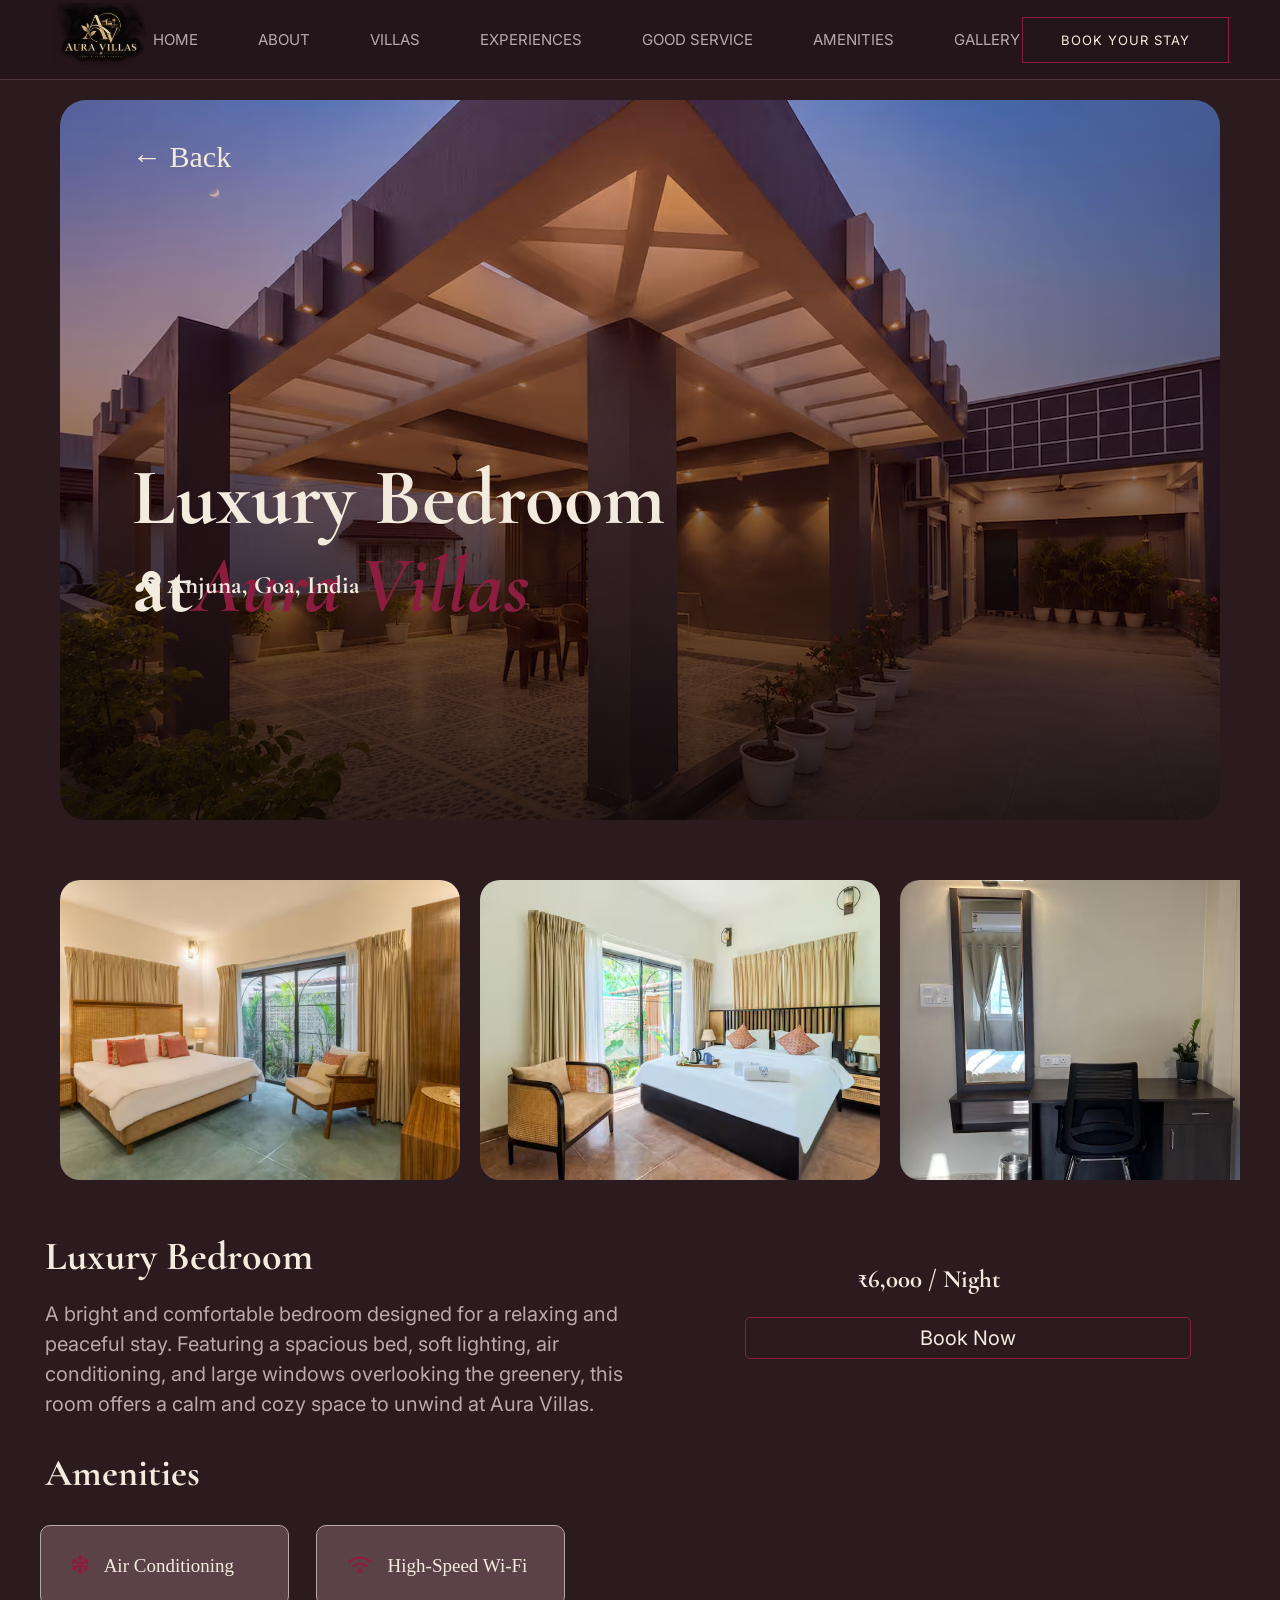
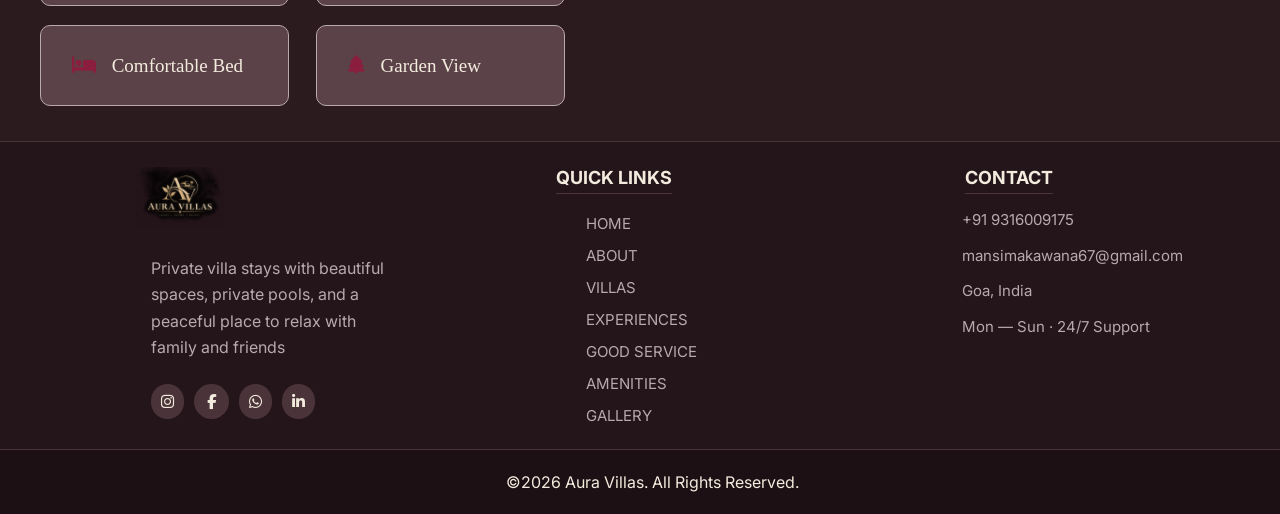
<file: explore_room3.html>
<!DOCTYPE html>
<html lang="en">

<head>
    <meta charset="UTF-8">
    <meta name="viewport" content="width=device-width, initial-scale=1.0">
    <link
        href="https://fonts.googleapis.com/css2?family=Cormorant+Garamond:wght@400;500;600;700&family=Inter:wght@400;500;600;700&family=JetBrains+Mono:wght@400;500;600;700&display=swap"
        rel="stylesheet">
    <link rel="stylesheet" href="https://cdnjs.cloudflare.com/ajax/libs/font-awesome/6.7.2/css/all.min.css">
    <link rel="stylesheet" href="css/style.css">
    <title>Document</title>
    <style>
        body {
            background-color: var(--color4);
        }

        #home1 {
            height: 80vh;
            background-size: cover;
            background-position: center bottom;
            background-repeat: no-repeat;
            margin: 100px 60px 30px 60px;
            border-radius: 26px;
            background: linear-gradient(180deg,
                    rgba(129, 5, 38, .20),
                    rgba(10, 2, 4, .82)), url(image/img5.avif);
            padding: 80px 72px;
            position: relative;

        }

        #home1 h1 {
            font-size: 80px;
            font-family: var(--serif);
            line-height: 1.1;
            position: absolute;
            bottom: 190px;
            width: 48%;
            color: var(--color5);

        }

        #home1 h1 span {
            color: var(--color1);
            font-style: italic;

        }

        .loca {
            position: relative;
            transition: all 0.4s ease-in-out;
        }

        .loca:hover {

            transform: translateY(-1px);
        }

        .loca p {
            position: absolute;
            top: 390px;
            color: var(--color5);
            font-family: var(--serif);
            font-weight: 700;

            font-size: 25px;
            left: 10px;
            transition: all 0.4s ease-in-out;
            letter-spacing: 1;

        }

        .loca p:hover {
            color: var(--color1);
            transform: translateY(-1px);
        }

        .loca i {
            transition: all 0.4s ease-in-out;
        }

        .loca i:hover {
            color: var(--color5);
            color: var(--color1);
            transform: translateY(-1px);
        }

        .back-btn1 {
            color: var(--color4);
            position: relative;
            font-size: 30px;

        }

        .back-btn1 .back {
            position: absolute;
            top: -40px;
            text-decoration: none;
            transition: all 0.3s ease-in-out;
        }

        .back-btn1 .back:hover {
            transform: translateY(-1px);
            color: var(--color1);
        }

        .img-btn {
            display: flex;
            gap: 20px;
            margin: 0 40px;
            overflow-x: auto;
            padding: 30px 20px 20px;
        }



        .img-btn::-webkit-scrollbar,
        .image-strip::-webkit-scrollbar {
            height: 6px;
        }

        .img-btn::-webkit-scrollbar-thumb,
        .image-strip::-webkit-scrollbar-thumb {
            background: var(--color1);
            border-radius: 10px;
        }

        .img-btn::-webkit-scrollbar-track,
        .image-strip::-webkit-scrollbar-track {
            background: rgba(0, 0, 0, 0.05);
            border-radius: 10px;
        }

        .img-btn img {
            width: 400px;
            height: 300px;
            flex: 0 0 400px;
            object-fit: cover;
            border-radius: 20px;
            transition: transform 0.5s ease, filter 0.3s ease;
        }


        .img-btn img:hover {
            transform: scale(1.06);
        }

        .main {
            display: grid;
            grid-template-columns: 1fr 1fr;
            width: 100%;
        }

        .par {
            width: 100%;
        }

        .par h2 {
            font-size: 40px;
            margin: 5% 7% 0 7%;

            font-family: var(--serif);
            font-weight: 700;
        }

        .par p {
            /* width: 50%; */
            margin: 3% 0% 2% 7%;

            font-size: 20px;
            line-height: 1.5;
            color: var(--color6);
            font-weight: 400;
            font-family: var(--sans);
            /* margin: 5%; */
        }

        .par h3 {
            margin: 5% 7% 0 7%;
            font-family: var(--serif);
            font-size: 38px;
            line-height: 1.2;
            color: var(--color5);
            margin-bottom: 20px;
        }

        ul {
            margin: 0 5%;
            display: grid;
            grid-template-columns: 1fr 1fr;
            list-style: none;

            width: 541px;
            gap: 2%;
            /* padding: 30px 30px; */
            font-size: 30px;
            padding-bottom: 30px;

        }

        ul li {
            color: var(--color5);
            padding: 20px 20px;
            border-radius: 10px;
            font-size: 19px;
            margin: 3%;
            background-color: #5A4248;
            border: 1px solid var(--color2);
            transition: transform 0.4s ease, background-color 0.4s ease, border-color 0.4s ease;
        }

        ul li:hover {
            background-color: var(--color8);
            border: 1px solid var(--color1);
            transform: scale(1.02);
        }

        .ic {
            /* border: 1px solid var(--color1); */
            padding: 10px 11px;
            border-radius: 4px;
            color: var(--color1);
        }

        .book {
            width: 100%;
            margin-left: 14%;
        }

        .book div {
            font-weight: 700;
            font-family: var(--serif);
            font-size: 25px;
            margin: 10% 0% 5% 20%;
        }

        .book a {
            text-decoration: none;
            font-family: var(--sans);
            border: 1px solid var(--color1);
            border-radius: 5px;
            padding: 8px 174px;
            margin: 5% 15px;
            font-size: 20px;
            transition: all 0.3s ease-in-out;
        }

        .book a:hover {
            color: var(--color5);
            border-color: var(--color5);
            transform: translateY(-3px);
            background-color: var(--color1);
            box-shadow: 0 10px 25px rgba(129, 5, 38, 0.4);
        }


        * {
            box-sizing: border-box;
        }

        html,
        body {
            width: 100%;
            overflow-x: hidden;
        }



        @media (max-width: 1024px) {


            /* header {
                width: 100%;
                padding: 0 25px;
            }

            header nav {
                gap: 25px;
            }

            header nav a {
                font-size: 13px;
            }

            header .btn {
                padding: 10px 18px;
                font-size: 11px;
            }
 */

            #home1 {
                height: 60vh;
                margin: 90px 25px 25px;
                padding: 40px;
                display: flex;
                flex-direction: column;
                justify-content: flex-end;
            }

            #home1 h1 {
                position: static;
                width: 70%;
                font-size: 60px;
                line-height: 1;
                margin: 0;
            }

            .back-btn1 {
                position: absolute;
                top: 25px;
                left: 30px;
            }

            .back-btn1 .back {
                position: static;
                font-size: 22px;
            }

            .loca p {
                position: static;
                margin: 15px 0 0;
                font-size: 19px;
            }


            .img-btn {
                margin: 0 20px;
                gap: 15px;
                padding: 30px 10px 20px;
            }

            .img-btn img {
                width: 330px;
                height: 250px;
                flex: 0 0 330px;
            }


            .main {
                grid-template-columns: 1fr;
            }

            .par {
                width: 100%;
            }

            .par h2 {
                font-size: 40px;
            }

            .par p {
                font-size: 18px;
            }

            ul {
                width: auto;
                margin: 0 7%;
            }


            .book {
                width: 74%;
                padding-bottom: 50px;
            }

            .book div {
                text-align: center;
                margin: 20px 0;
            }

            .book a {
                display: block;
                width: 60%;
                margin: 20px auto;
                padding: 12px;
                text-align: center;
            }
        }



        @media (max-width: 600px) {
            #home1 h1 {
                font-size: 36px;

            }

            .main {
                display: flex;
                flex-direction: column;
                width: 100%;
            }

            .par {
                width: 100%;
            }

            .par h2,
            .par p,
            .par h3 {
                margin-left: 7%;
                margin-right: 7%;
            }

            .par p {
                width: auto;
                font-size: 16px;
                line-height: 1.6;
            }

            ul {
                width: auto;
                margin: 0 7%;
                padding: 0 0 25px;
                grid-template-columns: 1fr;
            }

            ul li {
                margin: 0;
                width: 100%;
            }

            .book {
                width: 72%;
                padding: 10px 7% 50px;
                display: flex;
                flex-direction: column;
                align-items: center;
            }

            .book div {
                width: 100%;
                margin: 10px 0 20px;
                text-align: center;
                font-size: 24px;
            }

            .book a {
                display: block;
                width: 100%;
                max-width: 350px;
                margin: 0;
                padding: 13px 20px;
                text-align: center;
                font-size: 17px;
            }

            .img-btn {
                margin: 0 10px;
                gap: 12px;
                padding: 20px 5px;
            }

            .img-btn img {
                width: calc(100vw - 50px);
                height: 230px;
                flex: 0 0 calc(100vw - 50px);
                object-fit: cover;
            }
        }



        @media (max-width: 400px) {

            #home1 {
                height: 45vh;
                min-height: 380px;
                margin: 89px 10px 15px;
                padding: 20px;
            }

            /* #home1 h1 {
                font-size: 36px;

            } */

            .loca p {
                font-size: 14px;
            }

            .back-btn1 {
                left: 20px;
                top: 18px;
            }

            .back-btn1 .back {
                font-size: 16px;
            }

            .img-btn img {
                width: calc(100vw - 40px);
                height: 200px;
                flex: 0 0 calc(100vw - 40px);
            }

            .par h2 {
                font-size: 30px;
            }

            .par h3 {
                font-size: 27px;
            }

            .book a {
                width: 90%;
            }
        }
    </style>
</head>

<body>

    <header>
        <div><img src="image/logo.png" alt="vliias" class="logo"></div>
        <nav>
            <a href="index.html">Home</a>
            <a href="index.html">About</a>
            <a href="index.html">Villas</a>
            <a href="index.html">Experiences</a>
            <a href="index.html">Good Service</a>
            <a href="index.html">Amenities</a>
            <a href="index.html">Gallery</a>

        </nav>
        <a href="booking.html" class="btn">Book your stay</a>
    </header>
    <section id="home1">

        <div class="back-btn1">
            <a href="index.html" class="back">←
                Back</a>
        </div>
        <div>
            <h1>Luxury Bedroom at<span>Aura Villas</span></h2>

        </div>

        <div class="loca">
            <p><i class="fa-solid fa-location-dot"></i> Anjuna, Goa, India</p>
        </div>
    </section>


    <!-- =====================room1================= -->
    <section class="room1" id="room-btn">
        <div class="details">
            <div class="img-btn">
                <img src="image/img9.avif" alt="vliias">
                <img src="image/img10.avif" alt="vliias">
                <img src="image/img6.avif" alt="vliias">
                <img src="image/img11.avif" alt="vliias">
                <img src="image/img7.avif" alt="vliias">
            </div>
        </div>
    </section>

    <section class="main">
        <div class="par">
            <h2>Luxury Bedroom</h2>
            <p>
                A bright and comfortable bedroom designed for a relaxing and peaceful stay.
                Featuring a spacious bed, soft lighting, air conditioning, and large windows
                overlooking the greenery, this room offers a calm and cozy space to unwind
                at Aura Villas.
            </p>
            <h3>Amenities</h3>

            <ul>
                <li>
                    <i class="fa-solid fa-snowflake ic"></i> Air Conditioning
                </li>

                <li>
                    <i class="fa-solid fa-wifi ic"></i> High-Speed Wi-Fi
                </li>

                <li>
                    <i class="fa-solid fa-bed ic"></i> Comfortable Bed
                </li>

                <li>
                    <i class="fa-solid fa-tree ic"></i> Garden View
                </li>
            </ul>
        </div>

        <div class="book">

            <div>
                ₹6,000 <span>/ Night</span>
            </div>

            <a href="booking.html?room=luxury">
                Book Now
            </a>
        </div>
    </section>


    <!-- ======================================= -->
    <footer class="site-footer">
        <div class="footer-container">

            <div class="footer-col">
                <img src="image/logo.png" alt="vliias" class="lo">


                <p
                    style="padding: 1% 0 0 10%; line-height:1.65; font-size: 16px; width: 70%;text-align: start;margin: 0 23%;text-align: start;">
                    Private villa stays with beautiful spaces, private pools, and a peaceful place to relax with family
                    and friends</p>
                <div class="icon">
                    <a href="#"><i class="fa-brands fa-instagram"></i></a>
                    <a href="#" style="padding: 10px 13px;"><i class="fa-brands fa-facebook-f"></i></a>
                    <a href="#"><i class="fa-brands fa-whatsapp"></i></a>
                    <a href="#"><i class="fa-brands fa-linkedin-in"></i></a>
                </div>
            </div>

            <div class="footer-col">
                <h4>Quick Links</h4>

                <nav class="nav">
                    <a href="index.html">Home</a>
                    <a href="index.html">About</a>
                    <a href="index.html">Villas</a>
                    <a href="index.html">Experiences</a>
                    <a href="index.html">Good Service</a>
                    <a href="index.html">Amenities</a>
                    <a href="index.html">Gallery</a>

                </nav>
            </div>

            <div class="footer-col">
                <h4>Contact</h4>

                <p style="padding-top: 13px;"> +91 9316009175</p>
                <p> mansimakawana67@gmail.com</p>
                <p> Goa, India</p>
                <p>Mon — Sun · 24/7 Support</p>
            </div>
        </div>

        <div class="footer-bottom">
            <p>&copy;2026 Aura Villas. All Rights Reserved.</p>
        </div>
    </footer>
    <script src="js/script.js"></script>
</body>

</html>
</file>
<file: css/style.css>
:root {
    --color1: #8B1E3F;
    --color2: #B8A9AD;
    --color3: #4A343A;
    --color4: #2B1B1F;
    --color5: #F3EBDD;
    --color6: #B8A9AD;
    --color7: rgba(74, 52, 58, 0.25);
    --color8: #24151A;
    --color9: #B8A9AD;
    --color10: #1C1014;
    --color11: #F3EBDD;

    --serif: 'Cormorant Garamond', serif;
    --sans: 'Inter', sans-serif;
    --mono: 'JetBrains Mono', monospace;
}




* {
    padding: 0;
    margin: 0;
    color: var(--color5);
    box-sizing: border-box;
}

html,
body {
    width: 100%;
    margin: 0;
    padding: 0;
    overflow-x: hidden;
    scroll-behavior: smooth;
}

img {
    max-width: 100%;
}

section,
header,
footer {
    max-width: 100%;
}


/* ========================== */

.logo {
    width: 100px;
}

header {
    background-color: var(--color8);
    position: fixed;
    top: 0;
    font-family: var(--sans);
    width: 100%;
    z-index: 1000;
    border-bottom: 1px solid var(--color3);
    height: 80px;

    display: flex;
    align-items: center;
    justify-content: space-between;

    padding: 0 4%;
    font-size: 23px;
}

nav {
    display: flex;
    gap: 60px;
}

nav a {
    color: var(--color2);
    text-decoration: none;
    text-transform: uppercase;
    font-size: 15px;
    transition: all 0.3s ease-in-out;
}

nav a:hover {
    color: var(--color5);
    transform: translateY(-1px);
}

.btn {
    display: inline-flex;
    align-items: center;
    padding: 14px 38px;

    color: var(--color5);
    text-decoration: none;
    text-transform: uppercase;

    border: 1px solid var(--color1);

    font-size: 13px;
    letter-spacing: 1px;

    transition: all 0.3s ease-in-out;
}

.btn:hover {
    background-color: var(--color1);
    transform: translateY(-2px);
    box-shadow: 0 10px 25px rgba(255, 255, 255, 0.15);
}


/* =========================== */

#home,
#about,
#villa,
#experiences,
#gallery {
    background-color: var(--color4);
}


/* =========================== */

.home {
    width: 100%;
    min-height: 85vh;
    padding: 80px 0 15px 0;
    overflow: hidden;
}

.con1 {
    display: grid;
    grid-template-columns: 1fr 1fr;
    align-items: center;
    max-width: 1300px;
    margin: 0 auto;
    padding: 0 5%;
}

.left {
    display: flex;
    flex-direction: column;
    justify-content: center;
    border-right: 1px solid var(--color3);
    animation: fadeInText 1s ease-in-out;
}

.left h1 {
    font-size: 70px;
    padding: 0 0 19px 0;

    font-family: var(--serif);
    font-weight: 700;

    color: var(--color5);
    line-height: 1.2;
}

.left p {
    font-size: 22px;
    padding: 0 73px 35px 2px;
    line-height: 1.6;
    color: var(--color6);
    font-weight: 400;
}

.btn-button {
    padding: 14px 18px;

    color: var(--color5);
    border: 1px solid var(--color1);
    text-decoration: none;
    width: 36%;

    text-align: center;
    text-transform: uppercase;
    font-size: 18px;
    letter-spacing: 1px;
    margin: 0 11px;
    transition: all 0.3s ease-in-out;
}

.btn-button:hover {
    color: var(--color5);
    border-color: var(--color5);
    transform: translateY(-3px);
    box-shadow: 0 10px 25px rgba(129, 5, 38, 0.4);
}

.home .hero-img {
    background-image: url(img1.avif);
    background-size: cover;
    background-position: center;

    width: 500px;
    height: 70vh;
    margin: 68px 4px 0 74px;
    border-radius: 10px;
    border: 1px solid var(--color3);
    transition: transform 0.4s ease;
    box-shadow: 0 15px 35px rgba(0, 0, 0, 0.5);
}

.home .hero-img:hover {
    transform: scale(1.03);
    box-shadow: 0 20px 40px rgba(129, 5, 38, 0.25);

    border-color: var(--color1);
}


/* ========================== */

#about h2 {
    width: 100%;
    font-size: 46px;
    padding: 0 0 25px 0;
    text-align: center;
    font-family: var(--serif);
}

.about-container {
    display: grid;
    grid-template-columns: 1fr 1fr;
    gap: 50px;
    margin: 0 7%;
    align-items: center;
}

.about-text {
    display: flex;
    flex-direction: column;
    justify-content: center;
    border-left: 1px solid var(--color3);
    padding-left: 40px;
}

.about-text h3 {
    font-family: var(--serif);
    font-size: 38px;
    line-height: 1.2;
    color: var(--color5);
    margin-bottom: 20px;
}

.about-text p {
    font-size: 16px;
    line-height: 1.6;
    color: var(--color6);
    font-family: var(--sans);
    font-weight: 200;
    margin-bottom: 15px;
}

.about-stats {
    display: flex;
    gap: 40px;
    margin-top: 25px;
    border-top: 1px solid var(--color3);
    padding-top: 25px;
}

.stat-item h4 {
    font-size: 28px;
    font-family: var(--serif);
    color: var(--color5);
    margin-bottom: 5px;
}

.stat-item p {
    font-size: 13px;
    color: var(--color6);
    margin: 0;
    text-transform: uppercase;
    letter-spacing: 1px;
}

.about-img-box img {
    width: 100%;
    height: 60vh;
    object-fit: cover;
    border-radius: 10px;
    border: 1px solid var(--color3);
    box-shadow: 0 10px 30px rgba(255, 255, 255, 0.05);
    transition: transform 0.4s ease;
}

.about-img-box img:hover {
    transform: scale(1.02);
}


/* ============================ */

.villa h2 {
    width: 100%;
    font-size: 46px;
    padding: 50px 0 22px 0;
    text-align: center;
}

.crad-con {
    display: grid;
    grid-template-columns: repeat(3, 1fr);
    gap: 20px;
    margin: 0 7%;

    object-fit: cover;
    align-items: stretch;
    cursor: pointer;
}

.crad-con img {
    width: 99%;
    height: 40vh;
    object-fit: cover;
    border-radius: 10px;
}

.room-card {
    border: 1px solid var(--color3);
    padding: 20px;
    border-radius: 10px;
    transition: all 0.3s ease-in-out;
    display: flex;
    flex-direction: column;
    height: auto;
}

.room-card:hover {
    border: 1px solid var(--color1);
    transform: translateY(-5px);
}

.room-info {
    border-top: 1px solid var(--color3);
    margin-top: 20px;
    display: flex;
    flex-direction: column;
    flex-grow: 1;
}

.room-info h3 {
    font-family: var(--serif);
    font-size: 22px;
    white-space: nowrap;
}

.room-info h3:hover {
    color: var(--color1);
}

.price {
    font-size: 16px;
    font-family: var(--serif);
    white-space: nowrap;
}

.room-info p {
    font-size: 18px;
    padding: 14px 6px 0 6px;
    font-family: var(--sans);
    font-weight: 200;
    flex-grow: 1;

    line-height: 1.6;
}

.mer {
    display: flex;
    justify-content: space-between;
    align-items: baseline;
    gap: 10px;
    flex-wrap: nowrap;
}

.explore_villas {
    display: inline-flex;

    align-items: center;

    justify-content: center;
    padding: 10px 14px;
    border-radius: 4px;
    color: var(--color4);

    text-decoration: none;
    background-color: var(--color5);
    text-transform: uppercase;
    font-size: 12px;
    letter-spacing: 0.5px;
    margin-top: 20px;
    width: auto;
    transition: all 0.3s ease-in-out;
    align-self: flex-start;
}

.explore_villas:hover {
    background-color: var(--color1);
    color: var(--color5);
    transform: translateY(-2px);
}



#used1 {
    background-color: var(--color8);
    padding: 46px 7% 0 7%;
    border-top: 1px solid var(--color3);
}

#used1 h2 {
    font-family: var(--serif);
    font-size: 46px;
    text-align: center;
    margin-bottom: 31px;
    color: var(--color5);
}

.con-way {
    display: grid;
    grid-template-columns: repeat(4, 1fr);
    gap: 20px;
    padding-bottom: 3%;
}

.why-card {
    border: 1px solid var(--color3);
    padding: 35px 25px;
    text-align: center;
    min-height: 260px;

    transition: all 0.4s ease-in-out;
    background-color: var(--color4);
}

.why-card:hover {
    border-color: var(--color1);
    transform: translateY(-8px);
    background-color: var(--color3);
}

.why-card i {
    width: 58px;
    height: 58px;

    display: inline-flex;

    align-items: center;
    justify-content: center;
    border: 1px solid var(--color1);
    border-radius: 50%;
    font-size: 23px;
    color: var(--color5);
    margin-bottom: 22px;
    transition: all 0.3s ease-in-out;
}

.why-card:hover i {
    background-color: var(--color1);
    transform: rotate(5deg);
}

.why-card h3 {
    font-family: var(--serif);
    font-size: 27px;
    margin-bottom: 13px;
    color: var(--color5);
}

.why-card p {
    font-family: var(--sans);
    font-size: 14px;
    line-height: 1.7;
    color: var(--color6);
}


/* ========================= */

#experiences h2 {
    font-size: 46px;
    padding: 48px 0 1px 0;
    text-align: center;
}

.exper-btn {
    display: grid;
    grid-template-columns: repeat(3, 1fr);
    gap: 9px;
    padding: 30px;
    margin: 10px 10% 0 10%;
}

.detail-btn {
    display: block;
    border: 1px solid var(--color3);
    padding: 20px 20px 0 20px;
    transition: transform 0.4s ease;
}

.detail-btn:hover {
    border: 1px solid var(--color1);
    background-color: var(--color3);
    transform: translateY(-5px);


}

.detail-btn i {
    font-size: 30px;
    padding: 10px 13px;
    margin-left: 34px;
    border: 1px solid var(--color1);
}

.detail-btn i:hover {
    color: var(--color5);
    background-color: var(--color1);
}

.detail-btn h3 {
    font-family: var(--serif);
    font-size: 36px;
    padding: 10px 0 0 31px;
}

.detail-btn p {
    font-size: 16px;
    padding: 10px 28px 25px 34px;
    font-family: var(--sans);

    font-weight: 200;
    color: var(--color6);
    line-height: 1.6;
}



#amenities {
    background-color: var(--color4);
    padding: 52px 7%;
    border-top: 1px solid var(--color3);
    1
}

#amenities h2 {
    font-family: var(--serif);
    font-size: 46px;
    text-align: center;
    color: var(--color5);
    margin-bottom: 30px;
}

.amenities-intro {
    text-align: center;
    color: var(--color6);
    font-family: var(--sans);

    font-size: 15px;
    line-height: 1.7;
    max-width: 600px;

    margin: 0 auto 55px;
}

.amenities-container {
    display: grid;
    grid-template-columns: repeat(3, 1fr);
    gap: 0;
    border-top: 1px solid var(--color3);
    border-left: 1px solid var(--color3);
}

.amenity-item {
    display: grid;
    grid-template-columns: 55px 1fr;
    column-gap: 15px;
    padding: 30px 25px;
    border-right: 1px solid var(--color3);
    border-bottom: 1px solid var(--color3);
    transition: all 0.3s ease-in-out;
}

.amenity-item:hover {
    background-color: var(--color8);
}

.amenity-item i {
    grid-row: span 2;
    width: 45px;
    height: 45px;
    display: flex;
    align-items: center;
    justify-content: center;
    border: 1px solid var(--color1);
    font-size: 20px;

    color: var(--color5);

    transition: all 0.3s ease-in-out;
}

.amenity-item:hover i {
    background-color: var(--color1);
}

.amenity-item h3 {
    font-family: var(--serif);
    font-size: 25px;
    color: var(--color5);
    margin-bottom: 7px;
}

.amenity-item p {
    font-family: var(--sans);
    font-size: 13px;
    line-height: 1.6;
    color: var(--color6);
}


/* ================================ */

#gallery {
    background-color: var(--color4);
    padding: 0px 0 4%;
}

#gallery h2 {
    width: 100%;
    font-size: 46px;
    padding: 0 0 30px;
    text-align: center;
    font-family: var(--serif);
}

.gallery-con {
    display: grid;
    grid-template-columns: 1.2fr 2fr;
    gap: 12px;
    margin: 0 15% 30px;
}

.gallery-card {
    overflow: hidden;
    border: 1px solid var(--color3);
    border-radius: 10px;
    position: relative;
    cursor: pointer;
    transition: all 0.4s cubic-bezier(0.25, 1, 0.5, 1);
}

.gallery-large {
    grid-row: span 2;
}

.gallery-card img {
    display: block;
    width: 100%;
    height: 100%;
    object-fit: cover;
    transition: transform 0.5s ease, filter 0.3s ease;
}

.gallery-card:hover {
    border-color: var(--color1);
    transform: translateY(-5px);
    box-shadow: 0 12px 30px rgba(139, 30, 63, 0.35);
}

.gallery-card:hover img {
    transform: scale(1.06);
    filter: brightness(1.05);
}

.gallery-card:not(:first-child) {
    height: 275px;
}

.more-img {
    display: none;
}

.viewMore {
    display: block;
    margin: 0 auto;
    padding: 14px 30px;
    width: fit-content;
    color: var(--color5);
    background-color: transparent;
    border: 1px solid var(--color1);
    font-family: var(--sans);
    font-size: 15px;
    text-transform: uppercase;
    letter-spacing: 1px;
    cursor: pointer;
    transition: all 0.3s ease-in-out;
}

.viewMore:hover {
    background-color: var(--color1);
    color: var(--color5);
    transform: translateY(-3px);
    box-shadow: 0 8px 20px rgba(139, 30, 63, 0.4);
}




#imageP {
    display: none;
    position: fixed;
    top: 0;
    left: 0;
    width: 100%;
    height: 100%;
    background-color: rgba(0, 0, 0, 0.85);
    z-index: 1000;
    align-items: center;
    justify-content: center;
}

#imageP img {
    max-width: 90%;
    max-height: 90%;
    object-fit: contain;
    border-radius: 8px;
}

#imageP span {
    position: absolute;
    top: 20px;
    right: 30px;
    color: white;
    font-size: 40px;
    cursor: pointer;
    z-index: 100000;
}




#reviews {
    background-color: var(--color8);
    padding: 90px 7%;

    border-top: 1px solid var(--color3);
}

#reviews h2 {
    font-family: var(--serif);
    font-size: 46px;
    text-align: center;
    color: var(--color5);
    margin-bottom: 55px;
}

.review-con {
    display: grid;
    grid-template-columns: repeat(3, 1fr);
    gap: 25px;
}

.review-card {
    position: relative;
    border: 1px solid var(--color3);
    padding: 35px 30px;
    background-color: var(--color4);

    transition: all 0.4s ease-in-out;
}

.review-card:hover {
    border-color: var(--color1);
    transform: translateY(-8px);
}


.review-card>p {
    font-family: var(--serif);
    font-size: 20px;
    line-height: 1.6;
    color: var(--color5);
    margin-bottom: 20px;
}

.stars {
    margin-bottom: 18px;
}

.stars i {
    color: var(--color1);
    font-size: 12px;
    margin-right: 3px;
}

.review-card h3 {
    font-family: var(--serif);
    font-size: 22px;
    color: var(--color5);
    margin-bottom: 3px;
}

.review-card span {
    font-family: var(--sans);
    font-size: 12px;
    text-transform: uppercase;
    letter-spacing: 1px;
    color: var(--color6);
}



.site-footer {
    background-color: var(--color8);
    padding-top: 2%;
    width: 100%;
    font-family: var(--sans);
    border-top: 1px solid var(--color3);
}

.footer-container {
    display: flex;
    flex-wrap: wrap;
    justify-content: space-between;
    max-width: 1500px;
    margin: 0 auto;
    padding: 0 73px 4px 20px;
}

.footer-col {
    flex: 1;
    min-width: 240px;

    text-align: center;
}

.footer-col nav {
    display: flex;
    flex-direction: column;
    align-items: flex-start;
    margin: 5% 0% 5% 43%;
    gap: 13px;
}

.footer-col nav a {
    color: var(--color2);
    text-decoration: none;
    text-transform: uppercase;
    font-size: 15px;
    transition: all 0.3s ease-in-out;
}

.footer-col nav a:hover {
    color: var(--color5);

    transform: translateY(-1px);
}

.footer-col h4 {
    text-decoration: none;
    text-transform: uppercase;
    font-size: 18px;
    border-bottom: 1px solid var(--color3);
    display: inline-block;
    padding-bottom: 5px;
    transition: all 0.3s ease-in-out;
}

.footer-col h4:hover {
    border-bottom: 1px solid var(--color1);

    color: var(--color1);
}

.footer-col p {
    font-size: 15px;
    line-height: 1.7;
    margin-bottom: 10px;
    display: flex;
    align-items: center;
    padding: 0 0 0 38%;
    color: var(--color2);
    text-decoration: none;
    transition: all 0.3s ease-in-out;
}

.footer-col p:hover {
    color: var(--color5);
    transform: translateY(-1px);
}

.lo {
    width: 90px;
    margin-left: -19%;
    padding-bottom: 20px;
}

.icon {
    display: flex;
    gap: 10px;
    text-align: center;
    margin: 23px 33%;
}

.icon a {
    background: var(--color3);
    font-size: 18px;
    padding: 10px;
    border-radius: 20px;
    display: flex;
    align-items: center;
    justify-content: center;
}

.icon a:hover {
    background-color: var(--color1);
}

.footer-col a {
    color: var(--color9);
    text-decoration: none;
    font-size: 15px;
    transition: color 0.3s;
}

.footer-col a:hover {
    color: var(--color11);
}

.footer-bottom {
    background-color: var(--color10);
    font-size: 16px;
    border-top: 1px solid var(--color3);
    padding: 22px 16px 22px 40px;
    color: var(--color11);
    text-align: center;
}

.footer-bottom p {
    transition: all 0.3s ease-in-out;
}

.footer-bottom p:hover {
    color: var(--color1);
}


@media (max-width: 1200px) {

    header {
        width: 100%;

        padding: 0 4%;
    }

    nav {
        gap: 30px;
    }

    .con1 {
        padding: 0 4%;
    }

    .left h1 {
        font-size: 58px;
    }

    .left p {
        font-size: 19px;

        padding-right: 30px;
    }

    .home .hero-img {
        width: 90%;

        margin: 50px auto 0;
    }

    .crad-con {
        margin: 0 1%;
    }

    .room-card {
        height: auto;

        min-height: 520px;
    }

    .gallery-con {
        grid-template-columns: 1.1fr 1fr;

        margin: 0 5% 30px;
    }

    .gallery-card img {
        display: block;

        width: 100%;
        height: 100%;
        object-fit: cover;
    }

}




@media (max-width: 992px) {

    header {}

    .logo {
        width: 85px;
    }

    nav {
        gap: 18px;
    }

    nav a {
        font-size: 12px;
    }

    .btn {}




    .home {
        padding-top: 90px;
    }

    .con1 {
        grid-template-columns: 1fr;
    }

    .left {
        border-right: none;
    }

    .left h1 {
        font-size: 55px;
    }

    .left p {
        font-size: 18px;
    }

    .btn-button {
        width: 180px;
    }

    .home .hero-img {
        width: 80%;

        height: 55vh;

        margin: 0 auto;
    }



    .about-container {
        grid-template-columns: 1fr;
    }

    .about-img-box {
        order: 1;
    }

    .about-text {
        order: 2;
    }

    .about-img-box img {
        height: 50vh;
    }

    .about-text h3 {
        font-size: 34px;
    }



    .crad-con {
        grid-template-columns: repeat(2, 1fr);
        gap: 18px;
        margin: 0 5%;
    }

    .room-card {
        height: auto;
        min-height: 441px;
        padding: 15px;
    }

    .crad-con img {
        width: 100%;
        height: 35vh;
    }

    .room-info h3 {
        font-size: 30px;
    }

    .room-info p {
        font-size: 16px;
    }

    .mer {
        gap: 10px !important;
        flex-wrap: wrap;
        align-items: center;
    }

    .price {
        padding: 10px;
    }




    #used1 {
        padding: 75px 5%;
    }

    #used1 h2 {
        font-size: 42px;

        margin-bottom: 40px;
    }

    .con-way {
        grid-template-columns: repeat(2, 1fr);
        gap: 18px;
    }

    .why-card {
        min-height: 230px;
        padding: 28px 20px;
    }


    .exper-btn {
        grid-template-columns: repeat(2, 1fr);
        margin: 10px 5%;
        padding: 20px;
    }



    .detail-btn h3 {
        font-size: 30px;
        padding-left: 15px;
    }

    .detail-btn p {
        padding-left: 18px;
        padding-right: 18px;
    }

    .detail-btn i {
        margin-left: 15px;
    }



    #amenities {
        padding: 75px 5%;
    }

    #amenities h2 {
        font-size: 42px;
    }

    .amenities-container {
        grid-template-columns: repeat(2, 1fr);
    }

    .amenity-item {
        padding: 25px 20px;
    }



    #gallery h2 {
        font-size: 42px;
    }

    .gallery-con {
        grid-template-columns: 1fr 1fr;
        gap: 10px;
        margin: 0 5% 30px;
    }

    .gallery-large {
        grid-row: span 2;
    }



    #reviews {
        padding: 75px 5%;
    }

    #reviews h2 {
        font-size: 42px;
        margin-bottom: 40px;
    }

    .review-con {
        grid-template-columns: 1fr;
        gap: 18px;
    }

    .review-card {
        padding: 30px;
    }




    .footer-container {
        padding: 30px 5%;
        gap: 35px;
    }

    .footer-col {
        min-width: 200px;
    }

    .footer-col p {
        padding: 0 !important margin: 8px 0 !important justify-content: center;
    }

    .footer-col nav {
        margin: 20px auto;
        align-items: center;
    }

    .lo {
        margin: 0 auto 20px;
        display: block;
    }

    .icon {
        margin: 20px auto;
        justify-content: center;
    }

}




@media (max-width: 768px) {

    header {
        position: fixed;
        width: 100%;
        height: auto;
        min-height: 65px;
        padding: 10px 5%;
        box-sizing: border-box;
        flex-wrap: wrap;
        justify-content: center;
        gap: 10px;
    }

    header>div {
        width: 100%;
        display: flex;
        justify-content: center;
    }

    .logo {
        width: 75px;
    }

    header nav {
        width: 100%;
        justify-content: center;
        flex-wrap: wrap;
        gap: 12px;
    }

    header nav a {
        font-size: 10px;
    }

    header>.btn {
        display: none;
    }




    .home {
        padding-top: 150px;
        min-height: auto;
        padding-bottom: 50px;
    }

    .con1 {
        display: flex;
        flex-direction: column;
        padding: 0 6%;
        gap: 30px;
    }

    .left {
        width: 100%;
        border-bottom: 1px solid var(--color3);
        padding-bottom: 30px;
    }

    .left h1 {
        font-size: 42px;
        line-height: 1.1;
        padding-bottom: 15px;
    }

    .left p {
        font-size: 16px;
        line-height: 1.6;
        padding: 0;
    }

    .btn-button {
        width: 160px;
        font-size: 13px;
        padding: 12px;
        margin-top: 10px;
    }

    .home .hero-img {
        width: 100%;
        height: 55vh;
        margin: 0;
        border-radius: 8px;
    }




    #about h2,
    .villa h2,
    #experiences h2,
    #gallery h2,
    #used1 h2,
    #amenities h2,
    #reviews h2 {
        font-size: 38px;
    }




    #about {
        padding: 45px 0;
    }

    .about-container {
        display: flex;
        flex-direction: column;
        margin: 0 6%;
        gap: 25px;
    }

    .about-img-box {
        width: 100%;
    }

    .about-img-box img {
        width: 100%;
        height: 45vh;
    }

    .about-text {
        padding: 25px 0 0;

        border-top: 1px solid var(--color3);
    }

    .about-text h3 {
        font-size: 32px;
    }

    .about-text p {
        font-size: 15px;
    }

    .about-stats {
        gap: 15px;

        justify-content: space-between;
    }

    .stat-item {
        text-align: center;
    }

    .stat-item h4 {
        font-size: 23px;
    }

    .stat-item p {
        font-size: 10px;
    }

    #villa {
        padding-bottom: 40px;
    }

    .villa h2 {
        padding-top: 45px;
    }

    .crad-con {
        display: flex;
        overflow-x: auto;
        flex-wrap: nowrap;
        gap: 20px;
        margin: 0 6%;
        padding-bottom: 15px;

    }

    .room-card {
        flex: 0 0 85%;
        min-width: 85%;
        width: 85%;
        min-height: auto;
        height: auto;
        padding: 15px;
        box-sizing: border-box;
        scroll-snap-align: start;
    }

    .crad-con img {
        width: 100%;
        height: 300px;
    }

    .room-info {
        margin-top: 15px;
    }

    .room-info h3 {
        font-size: 30p;
        padding: 10px 0;
    }

    .room-info p {
        font-size: 15px;
        line-height: 1.6;
        padding: 8px 0;
    }

    .mer {
        display: flex;

        gap: 5px;
        justify-content: space-between;
    }

    .price {
        font-size: 17px;
        padding: 10px 0;
        border-bottom: none;
    }

    .explore_villas {
        font-size: 11px;
        padding: 10px 12px;
        margin: 10px 0;
    }

    .crad-con::-webkit-scrollbar {
        height: 5px;
    }

    .crad-con::-webkit-scrollbar-thumb {
        background: var(--color2);
        border-radius: 10px;
    }

    .crad-con::-webkit-scrollbar-track {
        background: var(--color7);
        border-radius: 10px;
    }



    #used1 {
        padding: 60px 6%;
    }

    #used1 h2 {
        margin-bottom: 35px;
    }

    .con-way {
        display: flex;
        overflow-x: auto;
        flex-wrap: nowrap;
        gap: 15px;
        scroll-snap-type: x mandatory;
        padding-bottom: 15px;
    }

    .why-card {
        flex: 0 0 85%;
        min-width: 85%;
        scroll-snap-align: start;
    }

    .con-way::-webkit-scrollbar {
        height: 5px;
    }

    .con-way::-webkit-scrollbar-thumb {
        background: var(--color2);
        border-radius: 10px;
    }

    .con-way::-webkit-scrollbar-track {
        background: var(--color7);
        border-radius: 10px;
    }

    .why-card h3 {
        font-size: 26px;
    }

    .why-card p {
        font-size: 14px;
    }




    #experiences {
        padding-bottom: 40px;
    }

    #experiences h2 {
        padding-top: 50px;
    }

    .exper-btn {
        display: flex;
        overflow-x: auto;
        flex-wrap: nowrap;
        gap: 15px;
        margin: 10px 5%;
        padding: 10px 0 15px;
        scroll-snap-type: x mandatory;
        -webkit-overflow-scrolling: touch;
    }

    .detail-btn {
        flex: 0 0 85%;

        min-width: 85%;

        padding: 18px 15px;

        scroll-snap-align: start;
    }

    .detail-btn i {
        margin-left: 0;

        font-size: 25px;

        padding: 8px 10px;
    }

    .detail-btn h3 {
        font-size: 30px;

        padding: 12px 0 5px;
    }

    .detail-btn p {
        font-size: 14px;

        padding: 5px 0 15px;
    }

    .exper-btn::-webkit-scrollbar {
        height: 5px;
    }

    .exper-btn::-webkit-scrollbar-thumb {
        background: var(--color2);

        border-radius: 10px;
    }

    .exper-btn::-webkit-scrollbar-track {
        background: var(--color7);

        border-radius: 10px;
    }




    #amenities {
        padding: 60px 6%;
    }

    .amenities-intro {
        font-size: 14px;

        margin-bottom: 35px;
    }

    .amenities-container {
        grid-template-columns: 1fr;
    }

    .amenity-item {
        padding: 23px 18px;
    }

    .amenity-item h3 {
        font-size: 24px;
    }




    #gallery {
        padding: 40px 0;
    }

    #gallery h2 {
        padding: 25px 0;
    }

    .gallery-con {
        display: grid;

        grid-template-columns: 1fr 1fr;

        gap: 8px;

        margin: 0 5% 25px;
    }

    .gallery-large {
        grid-column: span 2;

        grid-row: span 1;
    }

    .gallery-card {
        flex: 0 0 85%;

        min-width: 85%;

        scroll-snap-align: start;
    }

    .gallery-card:not(:first-child) {
        height: 180px;
    }

    .gallery-card img {
        transition: none;
    }

    .gallery-card:hover img {
        transform: none;
    }

    .viewMore {
        padding: 12px 24px;

        font-size: 13px;
    }

    #imageP img {
        max-width: 92%;

        max-height: 75%;
    }

    #imageP span {
        top: 15px;

        right: 20px;

        font-size: 35px;
    }




    #reviews {
        padding: 60px 6%;
    }

    #reviews h2 {
        margin-bottom: 35px;
    }

    .review-con {
        display: flex;
        overflow-x: auto;
        flex-wrap: nowrap;
        gap: 15px;
        padding-bottom: 15px;
        scroll-snap-type: x mandatory;
    }

    .review-card {
        flex: 0 0 85%;
        min-width: 85%;
        scroll-snap-align: start;
        padding: 28px 22px;
    }

    .review-con::-webkit-scrollbar {
        height: 5px;
    }

    .review-con::-webkit-scrollbar-thumb {
        background: var(--color2);
        border-radius: 10px;
    }

    .review-con::-webkit-scrollbar-track {
        background: var(--color7);
        border-radius: 10px;
    }


    .review-card>p {
        font-size: 19px;
    }




    .site-footer {
        padding-top: 35px;
    }

    .footer-container {
        flex-direction: column;

        padding: 20px 6%;

        gap: 35px;

        text-align: center;
    }

    .footer-col {
        width: 100%;

        min-width: 0;
    }

    .footer-col p {
        width: 100% !important;

        padding: 0 !important;

        margin: 10px 0 !important;

        justify-content: center;

        text-align: center !important;

        font-size: 14px;
    }

    .footer-col nav {
        margin: 20px 0;

        align-items: center;

        gap: 12px;
    }

    .footer-col nav a {
        font-size: 12px;
    }

    .lo {
        width: 80px;

        margin: 0 auto 15px;

        display: block;
    }

    .icon {
        margin: 20px auto;

        justify-content: center;

        gap: 8px;
    }

    .icon a {
        font-size: 15px;

        padding: 9px;
    }

    .footer-bottom {
        padding: 18px 10px;

        font-size: 12px;
    }

}




@media (max-width: 480px) {

    header {
        min-height: 60px;

        padding: 8px 3%;
    }

    .logo {
        width: 65px;
    }

    header nav {
        gap: 8px;
    }

    header nav a {
        font-size: 8px;
    }




    .home {
        padding-top: 135px;
    }

    .left h1 {
        font-size: 35px;
    }

    .left p {
        font-size: 14px;
    }

    .home .hero-img {
        height: 45vh;
    }




    #about h2,
    .villa h2,
    #experiences h2,
    #gallery h2,
    #used1 h2,
    #amenities h2,
    #reviews h2 {
        font-size: 32px;
    }



    .about-img-box img {
        height: 38vh;
    }

    .about-text h3 {
        font-size: 27px;
    }

    .about-text p {
        font-size: 14px;
    }

    .about-stats {
        gap: 8px;
    }

    .stat-item h4 {
        font-size: 20px;
    }

    .stat-item p {
        font-size: 8px;

        letter-spacing: 0.5px;
    }



    .crad-con {
        margin: 0 5%;
    }

    .crad-con img {
        height: 260px;
    }

    .room-info h3 {
        font-size: 27px;
    }

    .price {
        font-size: 15px;
    }

    .room-info p {
        font-size: 14px;
    }




    .why-card {
        padding: 25px 18px;
    }

    .why-card i {
        width: 52px;

        height: 52px;

        font-size: 21px;
    }

    .why-card h3 {
        font-size: 24px;
    }

    .why-card p {
        font-size: 13px;
    }




    .detail-btn h3 {
        font-size: 26px;
    }




    .amenities-intro {
        font-size: 13px;
    }

    .amenity-item {
        grid-template-columns: 48px 1fr;

        column-gap: 12px;

        padding: 20px 15px;
    }

    .amenity-item i {
        width: 40px;

        height: 40px;

        font-size: 17px;
    }

    .amenity-item h3 {
        font-size: 22px;
    }

    .amenity-item p {
        font-size: 12px;
    }




    .gallery-con {
        grid-template-columns: 1fr 1fr;

        gap: 7px;

        margin: 0 5% 20px;
    }

    .gallery-card:not(:first-child) {
        height: 145px;
    }

    .gallery-large {
        grid-column: span 2;
    }

    .gallery-card img {
        height: 280px;
    }

    .viewMore {
        font-size: 12px;

        padding: 11px 20px;
    }




    .review-card {
        padding: 24px 18px;
    }

    .review-card>p {
        font-size: 18px;
    }

}
</file>
